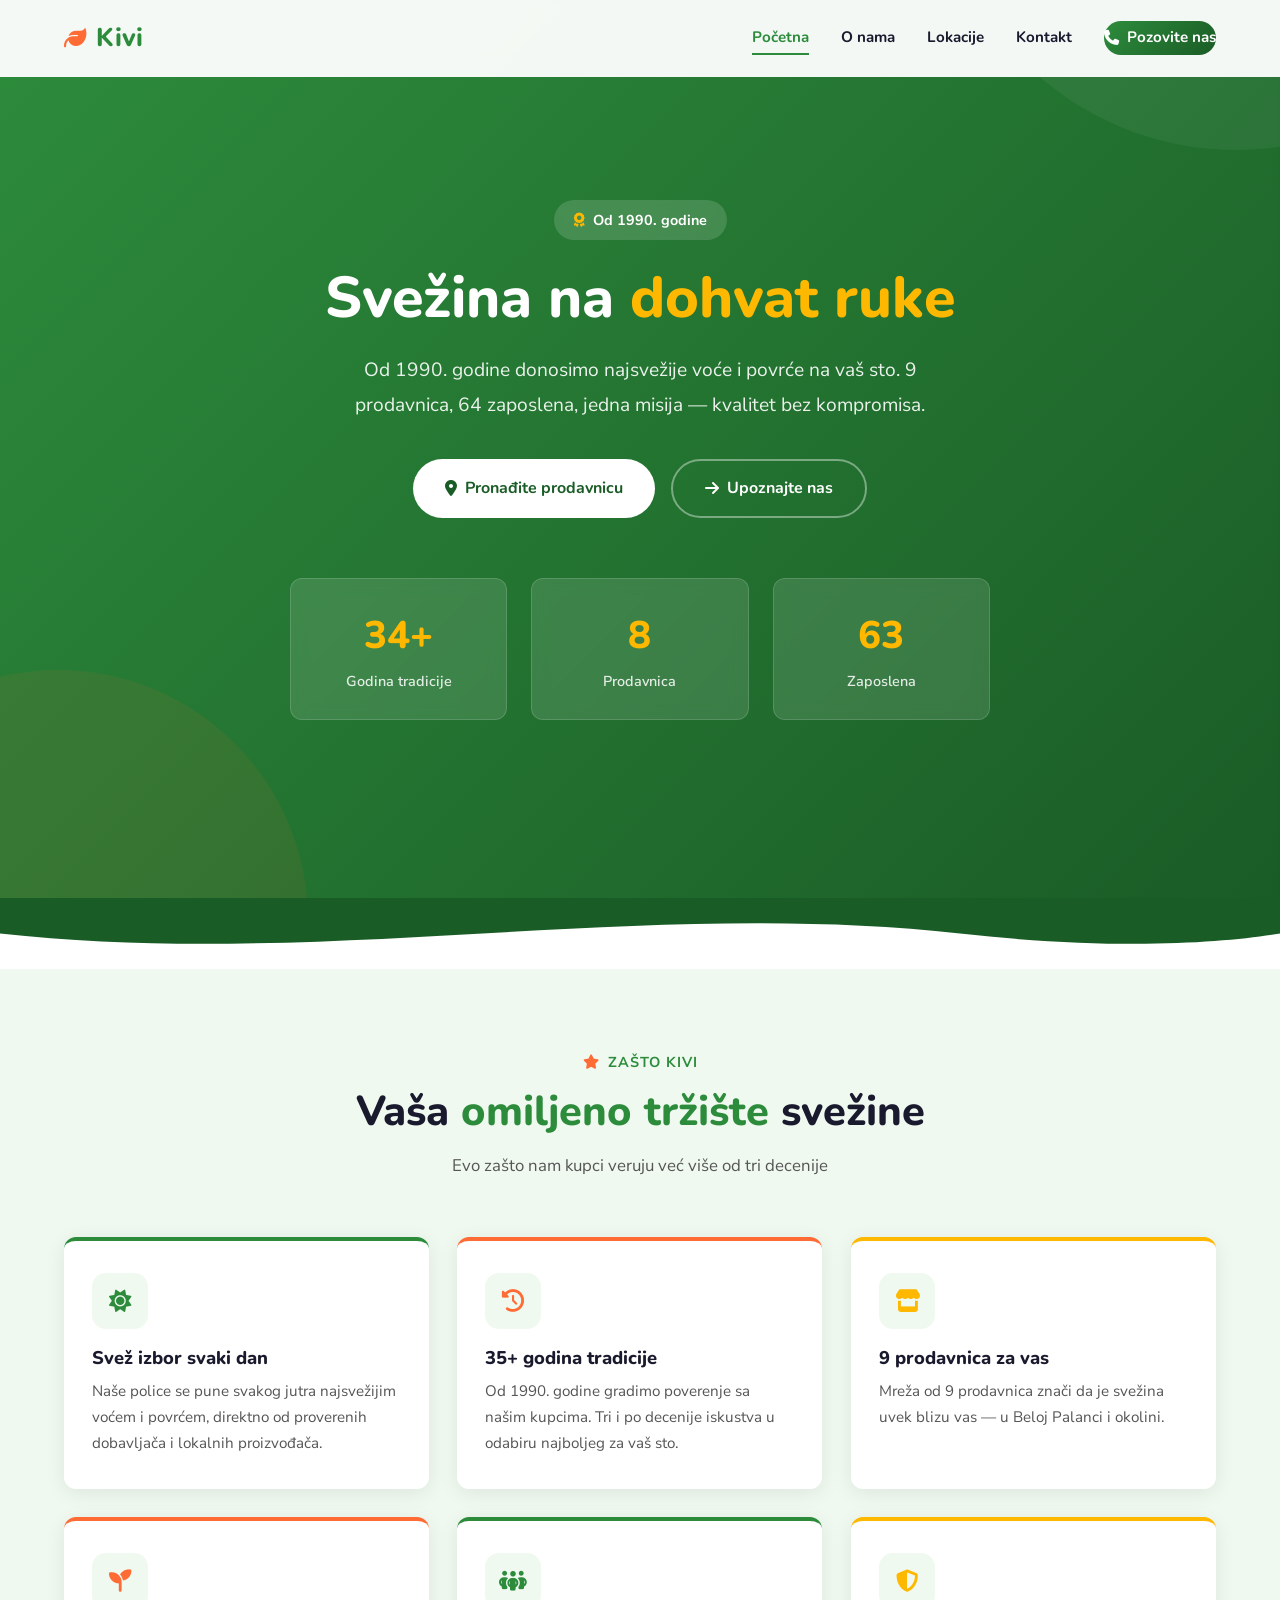
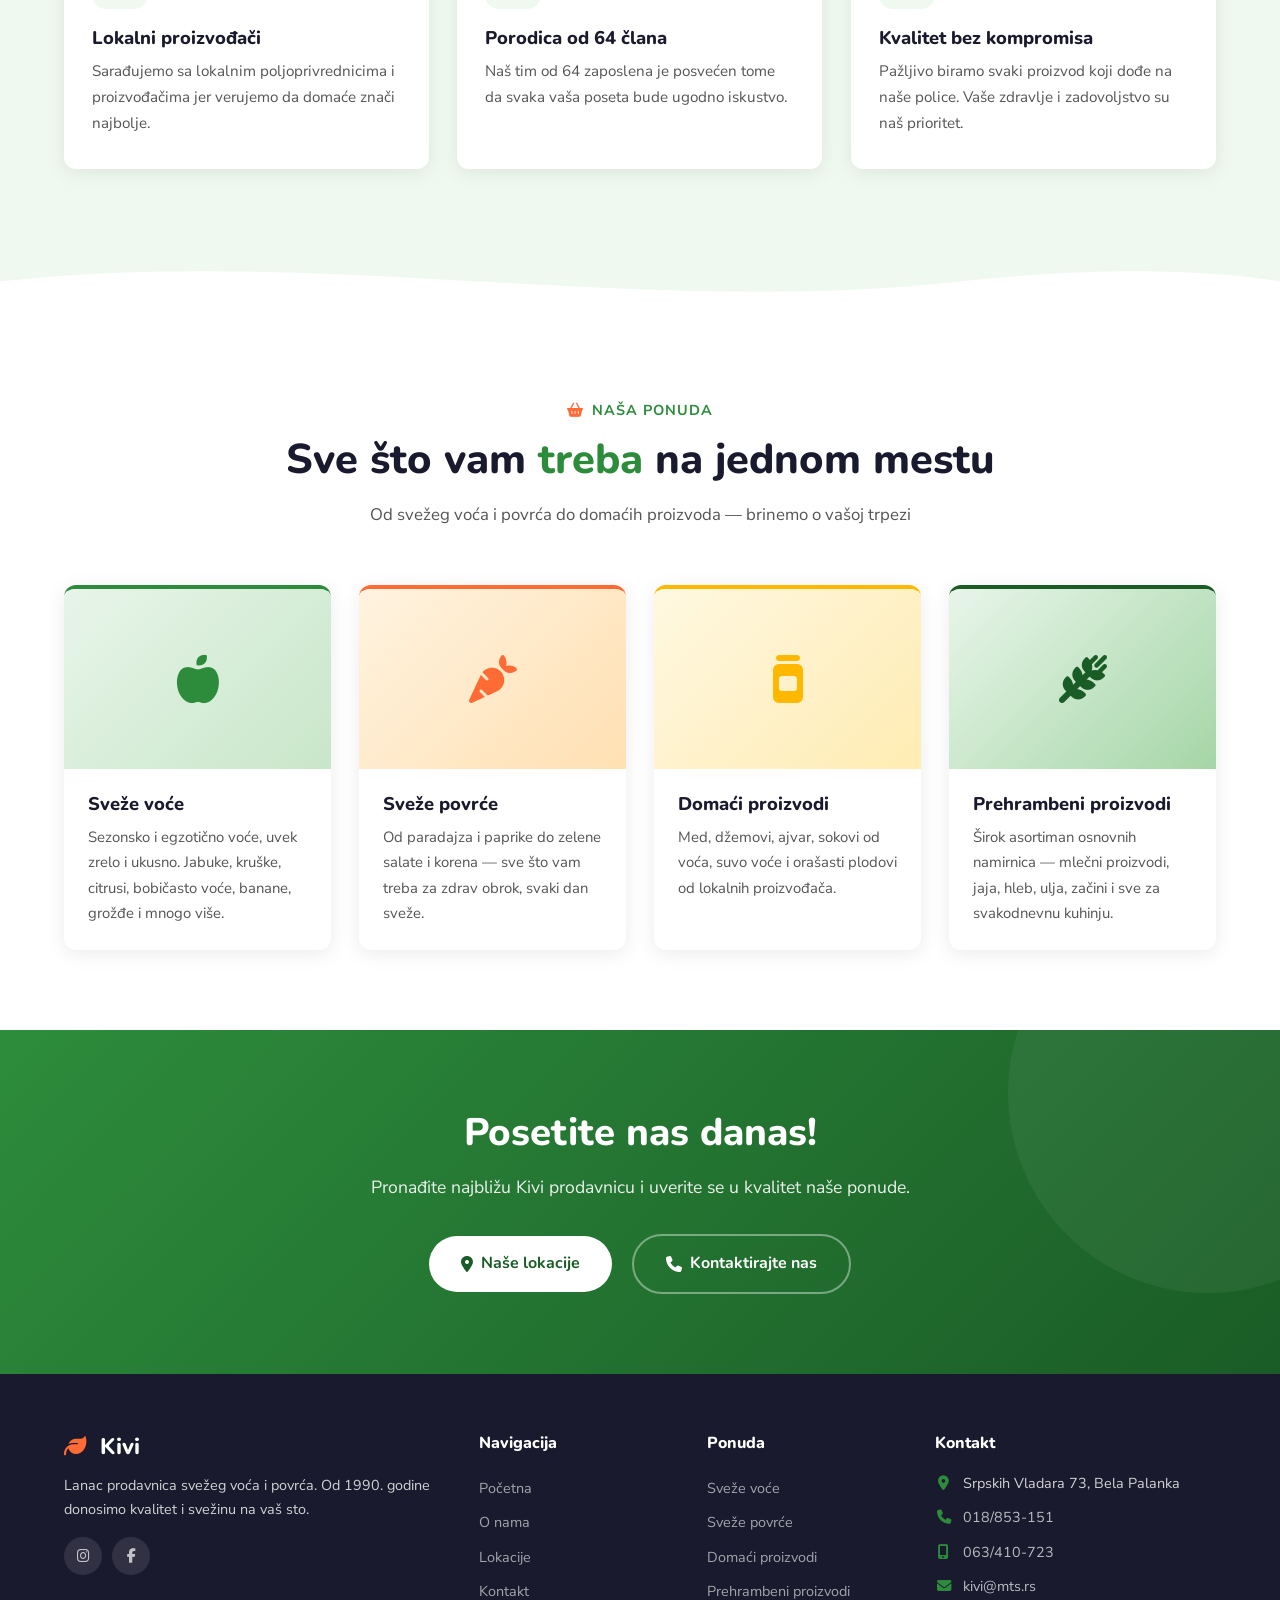
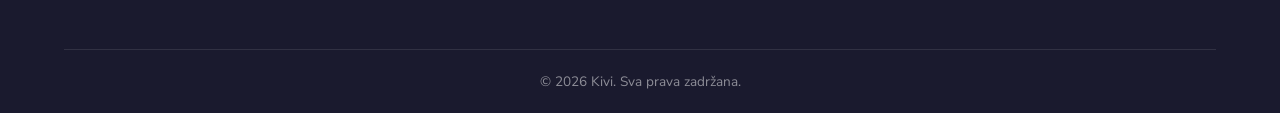
<file: index.html>
<!DOCTYPE html>
<html lang="sr">
<head>
  <meta charset="UTF-8">
  <meta name="viewport" content="width=device-width, initial-scale=1.0">
  <title>Početna - Kivi | Sveže voće i povrće</title>
  <meta name="description" content="Kivi - lanac prodavnica svežeg voća i povrća. Od 1990. godine, 9 lokacija, 64 zaposlena. Kvalitetna hrana za vaš sto.">
  <meta name="keywords" content="Kivi, voće, povrće, Bela Palanka, sveže voće, market, piljara">

  <!-- OG Tags -->
  <meta property="og:title" content="Kivi - Sveže voće i povrće od 1990.">
  <meta property="og:description" content="Lanac od 9 prodavnica svežeg voća i povrća. 35+ godina tradicije, 64 zaposlena. Kvalitet bez kompromisa.">
  <meta property="og:type" content="website">
  <meta property="og:url" content="https://kivi.rs/">
  <meta property="og:image" content="https://raw.githubusercontent.com/djordje-stankovic/kivi/main/images/og-image.jpg">
  <meta property="og:image:width" content="1200">
  <meta property="og:image:height" content="630">
  <meta property="og:site_name" content="Kivi">
  <meta property="og:locale" content="sr_RS">

  <!-- Twitter Card -->
  <meta name="twitter:card" content="summary_large_image">
  <meta name="twitter:title" content="Kivi - Sveže voće i povrće od 1990.">
  <meta name="twitter:description" content="Lanac od 9 prodavnica svežeg voća i povrća. 35+ godina tradicije, 64 zaposlena. Kvalitet bez kompromisa.">
  <meta name="twitter:image" content="https://raw.githubusercontent.com/djordje-stankovic/kivi/main/images/og-image.jpg">

  <link rel="canonical" href="https://kivi.rs/">

  <!-- Google Fonts: T5 - Nunito + Nunito Sans -->
  <link rel="preconnect" href="https://fonts.googleapis.com">
  <link rel="preconnect" href="https://fonts.gstatic.com" crossorigin>
  <link href="https://fonts.googleapis.com/css2?family=Nunito:wght@400;600;700;800&family=Nunito+Sans:wght@300;400;600;700&display=swap" rel="stylesheet">

  <!-- Font Awesome 6 -->
  <link rel="stylesheet" href="https://cdnjs.cloudflare.com/ajax/libs/font-awesome/6.5.1/css/all.min.css">

  <link rel="stylesheet" href="style.css">

  <!-- Schema.org -->
  <script type="application/ld+json">
  {
    "@context": "https://schema.org",
    "@type": "GroceryStore",
    "name": "Kivi",
    "description": "Lanac prodavnica svežeg voća i povrća. Od 1990. godine u Beloj Palanci.",
    "url": "https://kivi.rs",
    "telephone": "+381018853151",
    "email": "kivi@mts.rs",
    "address": {
      "@type": "PostalAddress",
      "streetAddress": "Srpskih Vladara 73",
      "addressLocality": "Bela Palanka",
      "postalCode": "18310",
      "addressCountry": "RS"
    },
    "foundingDate": "1990",
    "numberOfEmployees": "64",
    "sameAs": [
      "https://www.instagram.com/kivi_piljare",
      "https://www.facebook.com/kivibp"
    ]
  }
  </script>
</head>
<body>

  <!-- Preloader -->
  <div class="preloader">
    <div class="preloader__spinner"></div>
  </div>

  <!-- Header -->
  <nav class="navbar">
    <div class="container">
      <a href="index.html" class="nav-logo">
        <i class="fa-solid fa-leaf"></i> Kivi
      </a>
      <div class="nav-links">
        <a href="index.html" class="active">Početna</a>
        <a href="onama.html">O nama</a>
        <a href="lokacije.html">Lokacije</a>
        <a href="kontakt.html">Kontakt</a>
        <a href="kontakt.html" class="nav-cta"><i class="fa-solid fa-phone"></i> Pozovite nas</a>
      </div>
      <button class="hamburger" aria-label="Meni">
        <span></span>
        <span></span>
        <span></span>
      </button>
    </div>
  </nav>

  <!-- Mobile Overlay -->
  <div class="mobile-overlay"></div>

  <!-- Mobile Nav -->
  <div class="mobile-nav">
    <a href="index.html" class="active"><i class="fa-solid fa-house"></i> Početna</a>
    <a href="onama.html"><i class="fa-solid fa-users"></i> O nama</a>
    <a href="lokacije.html"><i class="fa-solid fa-location-dot"></i> Lokacije</a>
    <a href="kontakt.html"><i class="fa-solid fa-envelope"></i> Kontakt</a>
    <a href="tel:+381018853151" class="mobile-nav__cta"><i class="fa-solid fa-phone"></i> Pozovite nas</a>
    <div class="mobile-nav__social">
      <a href="https://www.instagram.com/kivi_piljare" target="_blank" rel="noopener" aria-label="Instagram"><i class="fa-brands fa-instagram"></i></a>
      <a href="https://www.facebook.com/kivibp" target="_blank" rel="noopener" aria-label="Facebook"><i class="fa-brands fa-facebook-f"></i></a>
    </div>
  </div>

  <!-- Hero H5: Stats Cards -->
  <section class="hero">
    <div class="container">
      <div class="hero-content">
        <div class="hero-badge">
          <i class="fa-solid fa-award"></i> Od 1990. godine
        </div>
        <h1>Svežina na <span class="accent">dohvat ruke</span></h1>
        <p>Od 1990. godine donosimo najsvežije voće i povrće na vaš sto. 9 prodavnica, 64 zaposlena, jedna misija — kvalitet bez kompromisa.</p>
        <div class="hero-actions">
          <a href="lokacije.html" class="btn btn-primary"><i class="fa-solid fa-location-dot"></i> Pronađite prodavnicu</a>
          <a href="onama.html" class="btn btn-outline"><i class="fa-solid fa-arrow-right"></i> Upoznajte nas</a>
        </div>
        <div class="hero-stats">
          <div class="hero-stat">
            <span class="hero-stat__number" data-count="35" data-suffix="+">0</span>
            <span class="hero-stat__label">Godina tradicije</span>
          </div>
          <div class="hero-stat">
            <span class="hero-stat__number" data-count="9" data-suffix="">0</span>
            <span class="hero-stat__label">Prodavnica</span>
          </div>
          <div class="hero-stat">
            <span class="hero-stat__number" data-count="64" data-suffix="">0</span>
            <span class="hero-stat__label">Zaposlena</span>
          </div>
        </div>
      </div>
    </div>
  </section>

  <!-- Wave Separator -->
  <div class="wave-separator wave-separator--green">
    <svg viewBox="0 0 1440 80" preserveAspectRatio="none" xmlns="http://www.w3.org/2000/svg">
      <path d="M0,40 C360,80 720,0 1080,40 C1260,60 1380,50 1440,40 L1440,0 L0,0 Z" fill="#1A5C26"/>
    </svg>
  </div>

  <!-- Advantages Section -->
  <section class="section section--light">
    <div class="container">
      <div class="section-header fade-up">
        <div class="section-header__tag"><i class="fa-solid fa-star"></i> Zašto Kivi</div>
        <h2>Vaša <span class="accent">omiljeno tržište</span> svežine</h2>
        <p>Evo zašto nam kupci veruju već više od tri decenije</p>
      </div>
      <div class="advantages-grid">
        <div class="advantage-card tilt-card fade-up stagger-1">
          <div class="advantage-card__icon"><i class="fa-solid fa-sun"></i></div>
          <h3>Svež izbor svaki dan</h3>
          <p>Naše police se pune svakog jutra najsvežijim voćem i povrćem, direktno od proverenih dobavljača i lokalnih proizvođača.</p>
        </div>
        <div class="advantage-card tilt-card fade-up stagger-2">
          <div class="advantage-card__icon"><i class="fa-solid fa-clock-rotate-left"></i></div>
          <h3>35+ godina tradicije</h3>
          <p>Od 1990. godine gradimo poverenje sa našim kupcima. Tri i po decenije iskustva u odabiru najboljeg za vaš sto.</p>
        </div>
        <div class="advantage-card tilt-card fade-up stagger-3">
          <div class="advantage-card__icon"><i class="fa-solid fa-store"></i></div>
          <h3>9 prodavnica za vas</h3>
          <p>Mreža od 9 prodavnica znači da je svežina uvek blizu vas — u Beloj Palanci i okolini.</p>
        </div>
        <div class="advantage-card tilt-card fade-up stagger-4">
          <div class="advantage-card__icon"><i class="fa-solid fa-seedling"></i></div>
          <h3>Lokalni proizvođači</h3>
          <p>Sarađujemo sa lokalnim poljoprivrednicima i proizvođačima jer verujemo da domaće znači najbolje.</p>
        </div>
        <div class="advantage-card tilt-card fade-up stagger-5">
          <div class="advantage-card__icon"><i class="fa-solid fa-people-group"></i></div>
          <h3>Porodica od 64 člana</h3>
          <p>Naš tim od 64 zaposlena je posvećen tome da svaka vaša poseta bude ugodno iskustvo.</p>
        </div>
        <div class="advantage-card tilt-card fade-up stagger-6">
          <div class="advantage-card__icon"><i class="fa-solid fa-shield-halved"></i></div>
          <h3>Kvalitet bez kompromisa</h3>
          <p>Pažljivo biramo svaki proizvod koji dođe na naše police. Vaše zdravlje i zadovoljstvo su naš prioritet.</p>
        </div>
      </div>
    </div>
  </section>

  <!-- Wave Separator -->
  <div class="wave-separator wave-separator--light">
    <svg viewBox="0 0 1440 80" preserveAspectRatio="none" xmlns="http://www.w3.org/2000/svg">
      <path d="M0,40 C360,0 720,80 1080,40 C1260,20 1380,30 1440,40 L1440,0 L0,0 Z" fill="#F0F9F0"/>
    </svg>
  </div>

  <!-- Offer Section -->
  <section class="section section--white">
    <div class="container">
      <div class="section-header fade-up">
        <div class="section-header__tag"><i class="fa-solid fa-basket-shopping"></i> Naša ponuda</div>
        <h2>Sve što vam <span class="accent">treba</span> na jednom mestu</h2>
        <p>Od svežeg voća i povrća do domaćih proizvoda — brinemo o vašoj trpezi</p>
      </div>
      <div class="offer-grid">
        <div class="offer-card tilt-card fade-up stagger-1">
          <div class="offer-card__image">
            <i class="fa-solid fa-apple-whole"></i>
          </div>
          <div class="offer-card__body">
            <h3>Sveže voće</h3>
            <p>Sezonsko i egzotično voće, uvek zrelo i ukusno. Jabuke, kruške, citrusi, bobičasto voće, banane, grožđe i mnogo više.</p>
          </div>
        </div>
        <div class="offer-card tilt-card fade-up stagger-2">
          <div class="offer-card__image">
            <i class="fa-solid fa-carrot"></i>
          </div>
          <div class="offer-card__body">
            <h3>Sveže povrće</h3>
            <p>Od paradajza i paprike do zelene salate i korena — sve što vam treba za zdrav obrok, svaki dan sveže.</p>
          </div>
        </div>
        <div class="offer-card tilt-card fade-up stagger-3">
          <div class="offer-card__image">
            <i class="fa-solid fa-jar"></i>
          </div>
          <div class="offer-card__body">
            <h3>Domaći proizvodi</h3>
            <p>Med, džemovi, ajvar, sokovi od voća, suvo voće i orašasti plodovi od lokalnih proizvođača.</p>
          </div>
        </div>
        <div class="offer-card tilt-card fade-up stagger-4">
          <div class="offer-card__image">
            <i class="fa-solid fa-wheat-awn"></i>
          </div>
          <div class="offer-card__body">
            <h3>Prehrambeni proizvodi</h3>
            <p>Širok asortiman osnovnih namirnica — mlečni proizvodi, jaja, hleb, ulja, začini i sve za svakodnevnu kuhinju.</p>
          </div>
        </div>
      </div>
    </div>
  </section>

  <!-- CTA Section -->
  <section class="cta-section">
    <div class="container">
      <h2 class="fade-up">Posetite nas danas!</h2>
      <p class="fade-up">Pronađite najbližu Kivi prodavnicu i uverite se u kvalitet naše ponude.</p>
      <div class="fade-up">
        <a href="lokacije.html" class="btn btn-primary"><i class="fa-solid fa-location-dot"></i> Naše lokacije</a>
        <a href="kontakt.html" class="btn btn-outline"><i class="fa-solid fa-phone"></i> Kontaktirajte nas</a>
      </div>
    </div>
  </section>

  <!-- Footer -->
  <footer class="footer">
    <div class="container">
      <div class="footer__inner">
        <div class="footer__brand">
          <h3><i class="fa-solid fa-leaf"></i> Kivi</h3>
          <p>Lanac prodavnica svežeg voća i povrća. Od 1990. godine donosimo kvalitet i svežinu na vaš sto.</p>
          <div class="footer__social">
            <a href="https://www.instagram.com/kivi_piljare" target="_blank" rel="noopener" aria-label="Instagram"><i class="fa-brands fa-instagram"></i></a>
            <a href="https://www.facebook.com/kivibp" target="_blank" rel="noopener" aria-label="Facebook"><i class="fa-brands fa-facebook-f"></i></a>
          </div>
        </div>
        <div>
          <h4>Navigacija</h4>
          <div class="footer__links">
            <a href="index.html">Početna</a>
            <a href="onama.html">O nama</a>
            <a href="lokacije.html">Lokacije</a>
            <a href="kontakt.html">Kontakt</a>
          </div>
        </div>
        <div>
          <h4>Ponuda</h4>
          <div class="footer__links">
            <a href="index.html">Sveže voće</a>
            <a href="index.html">Sveže povrće</a>
            <a href="index.html">Domaći proizvodi</a>
            <a href="index.html">Prehrambeni proizvodi</a>
          </div>
        </div>
        <div class="footer__contact">
          <h4>Kontakt</h4>
          <p><i class="fa-solid fa-location-dot"></i> Srpskih Vladara 73, Bela Palanka</p>
          <p><i class="fa-solid fa-phone"></i> <a href="tel:+381018853151">018/853-151</a></p>
          <p><i class="fa-solid fa-mobile-screen"></i> <a href="tel:+381063410723">063/410-723</a></p>
          <p><i class="fa-solid fa-envelope"></i> <a href="mailto:kivi@mts.rs">kivi@mts.rs</a></p>
        </div>
      </div>
      <div class="footer__bottom">
        <p>&copy; <span class="current-year"></span> Kivi. Sva prava zadržana.</p>
      </div>
    </div>
  </footer>

  <!-- Back to Top -->
  <button class="back-to-top" aria-label="Nazad na vrh">
    <i class="fa-solid fa-chevron-up"></i>
  </button>

  <script src="script.js"></script>
</body>
</html>
</file>
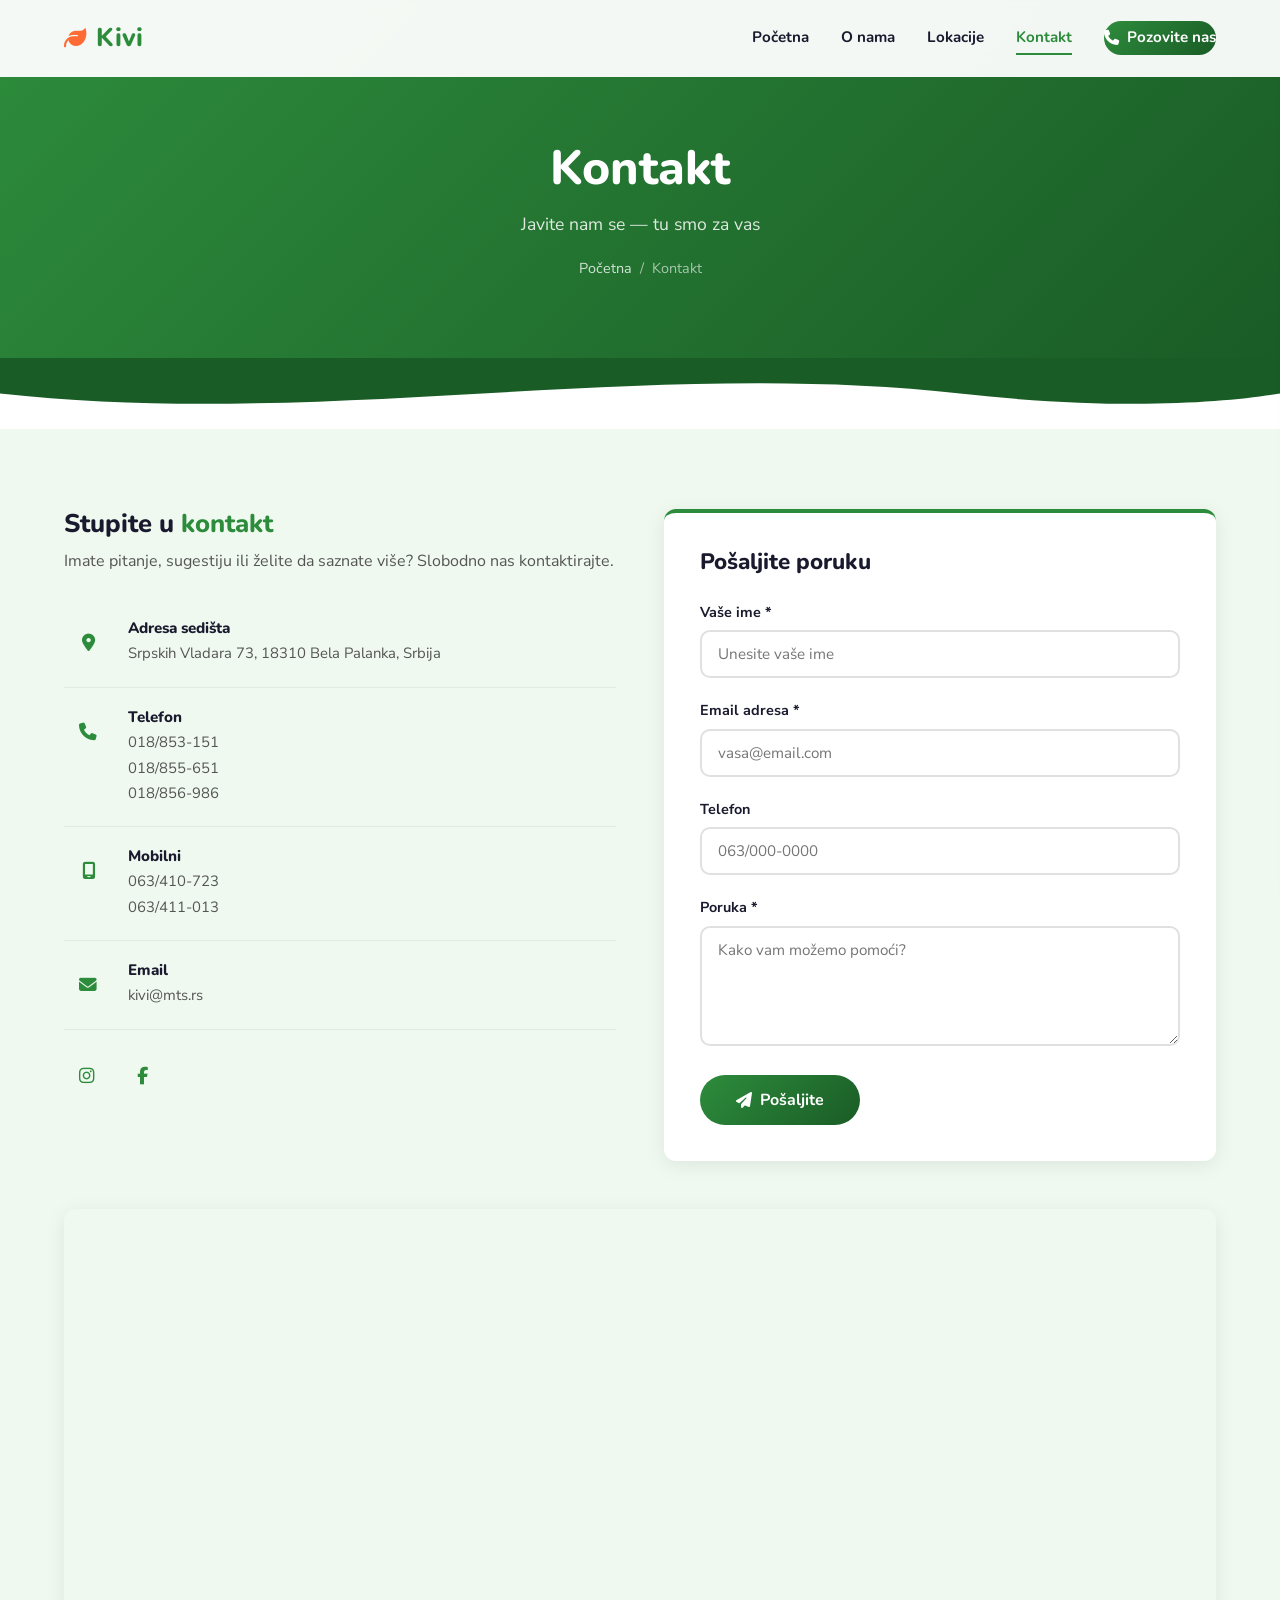
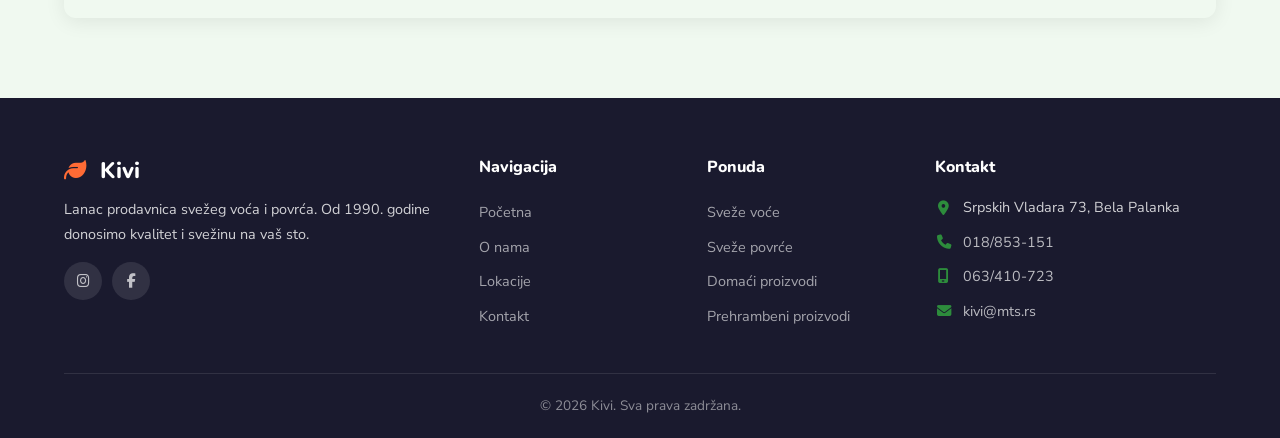
<file: kontakt.html>
<!DOCTYPE html>
<html lang="sr">
<head>
  <meta charset="UTF-8">
  <meta name="viewport" content="width=device-width, initial-scale=1.0">
  <title>Kontakt - Kivi | Sveže voće i povrće</title>
  <meta name="description" content="Kontaktirajte Kivi - lanac prodavnica svežeg voća i povrća. Telefon, email, kontakt forma. Srpskih Vladara 73, Bela Palanka.">

  <!-- OG Tags -->
  <meta property="og:title" content="Kontakt - Kivi | Javite nam se">
  <meta property="og:description" content="Kontaktirajte Kivi lanac prodavnica. Telefon: 018/853-151, Email: kivi@mts.rs. Srpskih Vladara 73, Bela Palanka.">
  <meta property="og:type" content="website">
  <meta property="og:url" content="https://kivi.rs/kontakt.html">
  <meta property="og:image" content="https://raw.githubusercontent.com/djordje-stankovic/kivi/main/images/og-image.jpg">
  <meta property="og:image:width" content="1200">
  <meta property="og:image:height" content="630">
  <meta property="og:site_name" content="Kivi">
  <meta property="og:locale" content="sr_RS">

  <!-- Twitter Card -->
  <meta name="twitter:card" content="summary_large_image">
  <meta name="twitter:title" content="Kontakt - Kivi | Javite nam se">
  <meta name="twitter:description" content="Kontaktirajte Kivi lanac prodavnica. Telefon: 018/853-151, Email: kivi@mts.rs. Srpskih Vladara 73, Bela Palanka.">
  <meta name="twitter:image" content="https://raw.githubusercontent.com/djordje-stankovic/kivi/main/images/og-image.jpg">

  <link rel="canonical" href="https://kivi.rs/kontakt.html">

  <link rel="preconnect" href="https://fonts.googleapis.com">
  <link rel="preconnect" href="https://fonts.gstatic.com" crossorigin>
  <link href="https://fonts.googleapis.com/css2?family=Nunito:wght@400;600;700;800&family=Nunito+Sans:wght@300;400;600;700&display=swap" rel="stylesheet">
  <link rel="stylesheet" href="https://cdnjs.cloudflare.com/ajax/libs/font-awesome/6.5.1/css/all.min.css">
  <link rel="stylesheet" href="style.css">
</head>
<body>

  <!-- Preloader -->
  <div class="preloader">
    <div class="preloader__spinner"></div>
  </div>

  <!-- Header -->
  <nav class="navbar">
    <div class="container">
      <a href="index.html" class="nav-logo">
        <i class="fa-solid fa-leaf"></i> Kivi
      </a>
      <div class="nav-links">
        <a href="index.html">Početna</a>
        <a href="onama.html">O nama</a>
        <a href="lokacije.html">Lokacije</a>
        <a href="kontakt.html" class="active">Kontakt</a>
        <a href="kontakt.html" class="nav-cta"><i class="fa-solid fa-phone"></i> Pozovite nas</a>
      </div>
      <button class="hamburger" aria-label="Meni">
        <span></span>
        <span></span>
        <span></span>
      </button>
    </div>
  </nav>

  <!-- Mobile Overlay -->
  <div class="mobile-overlay"></div>

  <!-- Mobile Nav -->
  <div class="mobile-nav">
    <a href="index.html"><i class="fa-solid fa-house"></i> Početna</a>
    <a href="onama.html"><i class="fa-solid fa-users"></i> O nama</a>
    <a href="lokacije.html"><i class="fa-solid fa-location-dot"></i> Lokacije</a>
    <a href="kontakt.html" class="active"><i class="fa-solid fa-envelope"></i> Kontakt</a>
    <a href="tel:+381018853151" class="mobile-nav__cta"><i class="fa-solid fa-phone"></i> Pozovite nas</a>
    <div class="mobile-nav__social">
      <a href="https://www.instagram.com/kivi_piljare" target="_blank" rel="noopener" aria-label="Instagram"><i class="fa-brands fa-instagram"></i></a>
      <a href="https://www.facebook.com/kivibp" target="_blank" rel="noopener" aria-label="Facebook"><i class="fa-brands fa-facebook-f"></i></a>
    </div>
  </div>

  <!-- Page Hero -->
  <section class="page-hero">
    <div class="container">
      <h1>Kontakt</h1>
      <p>Javite nam se — tu smo za vas</p>
      <div class="breadcrumb">
        <a href="index.html">Početna</a>
        <span>/</span>
        <span>Kontakt</span>
      </div>
    </div>
  </section>

  <!-- Wave -->
  <div class="wave-separator wave-separator--green">
    <svg viewBox="0 0 1440 80" preserveAspectRatio="none" xmlns="http://www.w3.org/2000/svg">
      <path d="M0,40 C360,80 720,0 1080,40 C1260,60 1380,50 1440,40 L1440,0 L0,0 Z" fill="#1A5C26"/>
    </svg>
  </div>

  <!-- Contact Section -->
  <section class="section section--light">
    <div class="container">
      <div class="contact-grid">
        <!-- Contact Info -->
        <div class="fade-up">
          <h2 style="font-size:1.6rem; margin-bottom:8px;">Stupite u <span style="color:var(--primary)">kontakt</span></h2>
          <p style="color:var(--text-light); margin-bottom:24px;">Imate pitanje, sugestiju ili želite da saznate više? Slobodno nas kontaktirajte.</p>

          <div class="contact-info-card">
            <div class="contact-info-card__icon"><i class="fa-solid fa-location-dot"></i></div>
            <div>
              <h4>Adresa sedišta</h4>
              <p>Srpskih Vladara 73, 18310 Bela Palanka, Srbija</p>
            </div>
          </div>

          <div class="contact-info-card">
            <div class="contact-info-card__icon"><i class="fa-solid fa-phone"></i></div>
            <div>
              <h4>Telefon</h4>
              <p><a href="tel:+381018853151">018/853-151</a></p>
              <p><a href="tel:+381018855651">018/855-651</a></p>
              <p><a href="tel:+381018856986">018/856-986</a></p>
            </div>
          </div>

          <div class="contact-info-card">
            <div class="contact-info-card__icon"><i class="fa-solid fa-mobile-screen"></i></div>
            <div>
              <h4>Mobilni</h4>
              <p><a href="tel:+381063410723">063/410-723</a></p>
              <p><a href="tel:+381063411013">063/411-013</a></p>
            </div>
          </div>

          <div class="contact-info-card">
            <div class="contact-info-card__icon"><i class="fa-solid fa-envelope"></i></div>
            <div>
              <h4>Email</h4>
              <p><a href="mailto:kivi@mts.rs">kivi@mts.rs</a></p>
            </div>
          </div>

          <div class="contact-social">
            <a href="https://www.instagram.com/kivi_piljare" target="_blank" rel="noopener" aria-label="Instagram"><i class="fa-brands fa-instagram"></i></a>
            <a href="https://www.facebook.com/kivibp" target="_blank" rel="noopener" aria-label="Facebook"><i class="fa-brands fa-facebook-f"></i></a>
          </div>
        </div>

        <!-- Contact Form -->
        <div class="fade-up">
          <form class="contact-form" id="contactForm" novalidate>
            <h3>Pošaljite poruku</h3>
            <div class="form-group">
              <label for="name">Vaše ime *</label>
              <input type="text" id="name" name="name" placeholder="Unesite vaše ime" required>
              <span class="error-msg">Molimo unesite vaše ime (minimum 2 karaktera)</span>
            </div>
            <div class="form-group">
              <label for="email">Email adresa *</label>
              <input type="email" id="email" name="email" placeholder="vasa@email.com" required>
              <span class="error-msg">Molimo unesite validnu email adresu</span>
            </div>
            <div class="form-group">
              <label for="phone">Telefon</label>
              <input type="tel" id="phone" name="phone" placeholder="063/000-0000">
            </div>
            <div class="form-group">
              <label for="message">Poruka *</label>
              <textarea id="message" name="message" placeholder="Kako vam možemo pomoći?" required></textarea>
              <span class="error-msg">Molimo unesite poruku (minimum 10 karaktera)</span>
            </div>
            <button type="submit" class="form-submit"><i class="fa-solid fa-paper-plane"></i> Pošaljite</button>
            <div class="form-success">
              <i class="fa-solid fa-circle-check"></i> Hvala vam! Vaša poruka je uspešno poslata. Javićemo vam se uskoro.
            </div>
          </form>
        </div>
      </div>

      <!-- Map -->
      <div class="map-container fade-up">
        <iframe src="https://maps.google.com/maps?q=Kivi+Srpskih+Vladara+73+Bela+Palanka&output=embed" allowfullscreen loading="lazy" title="Kivi lokacija - Google Maps"></iframe>
      </div>
    </div>
  </section>

  <!-- Footer -->
  <footer class="footer">
    <div class="container">
      <div class="footer__inner">
        <div class="footer__brand">
          <h3><i class="fa-solid fa-leaf"></i> Kivi</h3>
          <p>Lanac prodavnica svežeg voća i povrća. Od 1990. godine donosimo kvalitet i svežinu na vaš sto.</p>
          <div class="footer__social">
            <a href="https://www.instagram.com/kivi_piljare" target="_blank" rel="noopener" aria-label="Instagram"><i class="fa-brands fa-instagram"></i></a>
            <a href="https://www.facebook.com/kivibp" target="_blank" rel="noopener" aria-label="Facebook"><i class="fa-brands fa-facebook-f"></i></a>
          </div>
        </div>
        <div>
          <h4>Navigacija</h4>
          <div class="footer__links">
            <a href="index.html">Početna</a>
            <a href="onama.html">O nama</a>
            <a href="lokacije.html">Lokacije</a>
            <a href="kontakt.html">Kontakt</a>
          </div>
        </div>
        <div>
          <h4>Ponuda</h4>
          <div class="footer__links">
            <a href="index.html">Sveže voće</a>
            <a href="index.html">Sveže povrće</a>
            <a href="index.html">Domaći proizvodi</a>
            <a href="index.html">Prehrambeni proizvodi</a>
          </div>
        </div>
        <div class="footer__contact">
          <h4>Kontakt</h4>
          <p><i class="fa-solid fa-location-dot"></i> Srpskih Vladara 73, Bela Palanka</p>
          <p><i class="fa-solid fa-phone"></i> <a href="tel:+381018853151">018/853-151</a></p>
          <p><i class="fa-solid fa-mobile-screen"></i> <a href="tel:+381063410723">063/410-723</a></p>
          <p><i class="fa-solid fa-envelope"></i> <a href="mailto:kivi@mts.rs">kivi@mts.rs</a></p>
        </div>
      </div>
      <div class="footer__bottom">
        <p>&copy; <span class="current-year"></span> Kivi. Sva prava zadržana.</p>
      </div>
    </div>
  </footer>

  <!-- Back to Top -->
  <button class="back-to-top" aria-label="Nazad na vrh">
    <i class="fa-solid fa-chevron-up"></i>
  </button>

  <script src="script.js"></script>
</body>
</html>
</file>
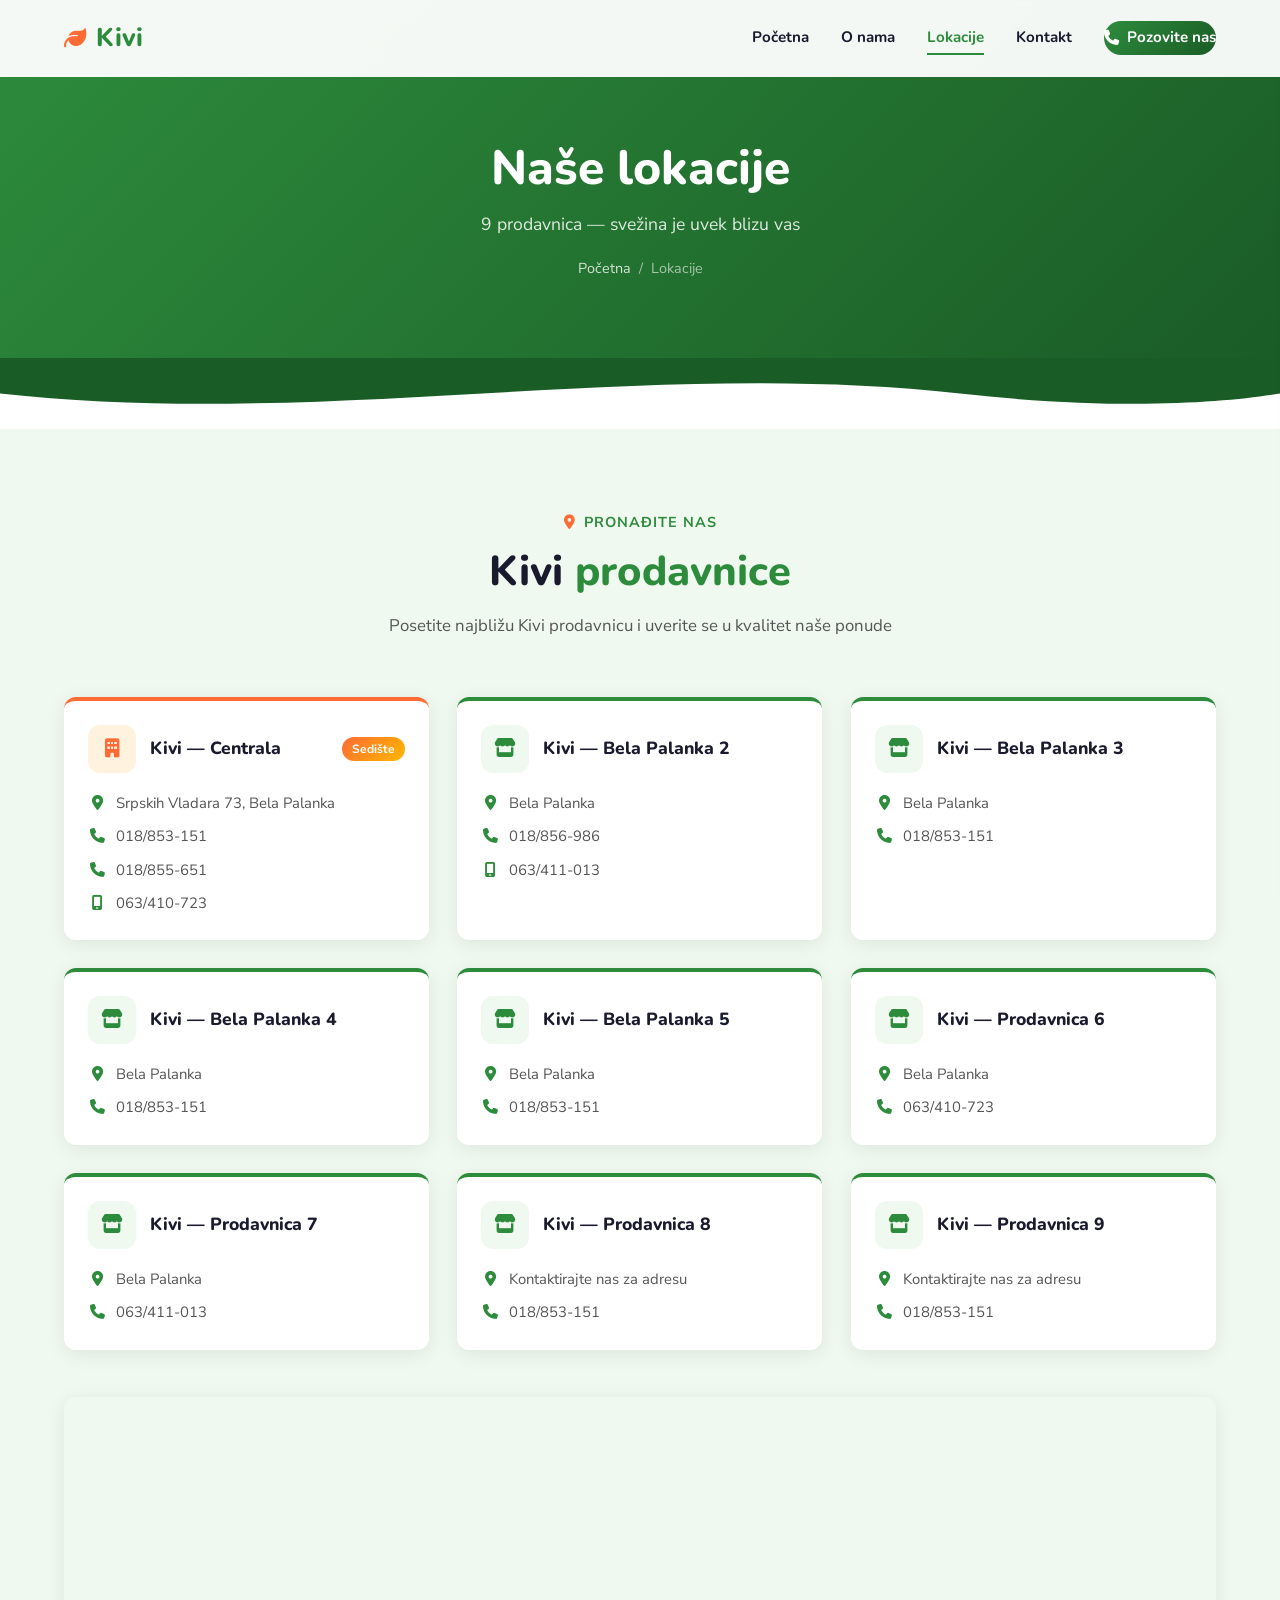
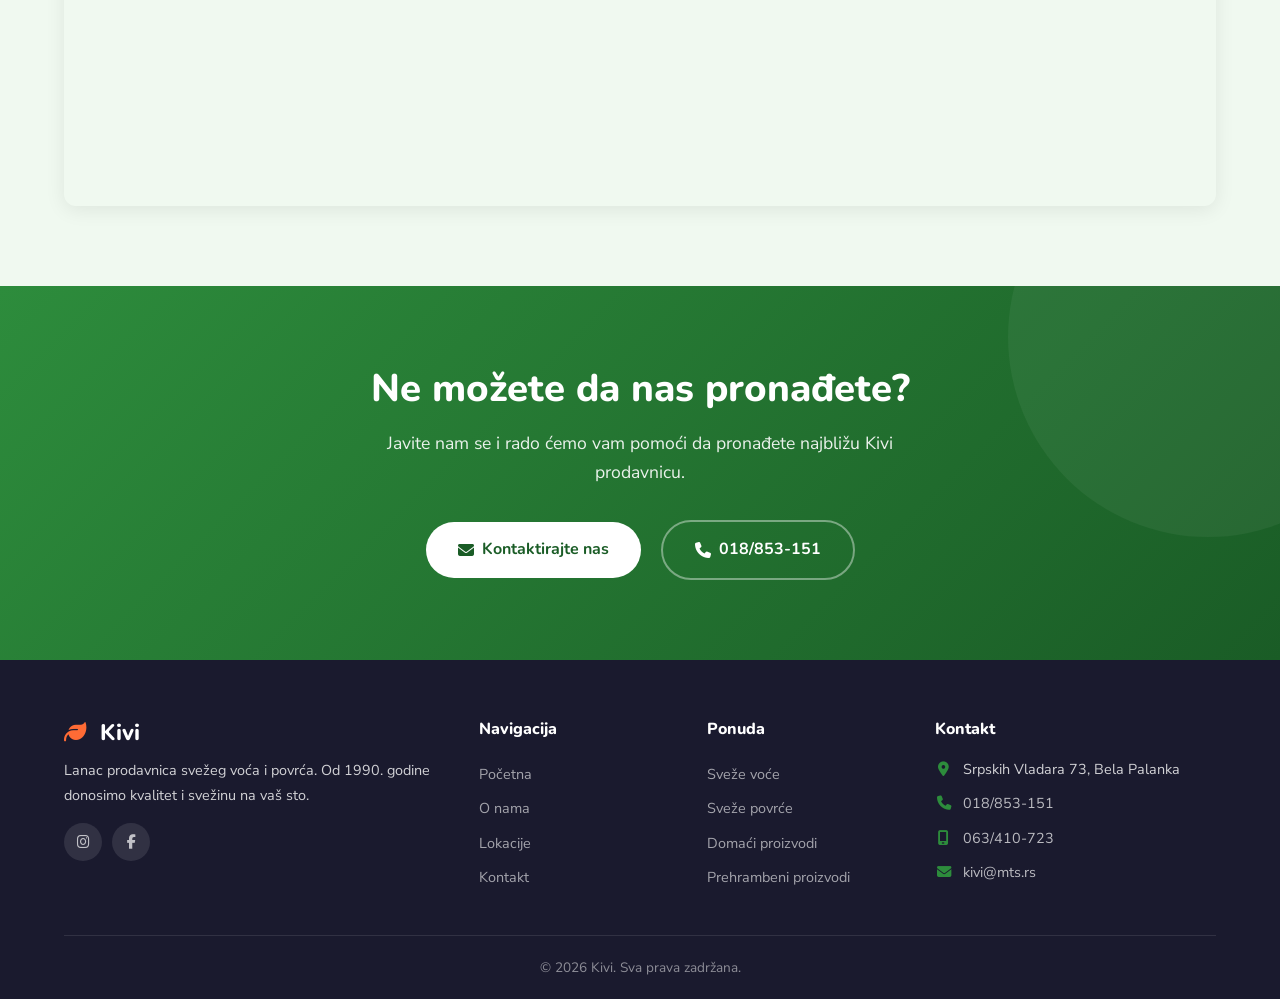
<file: lokacije.html>
<!DOCTYPE html>
<html lang="sr">
<head>
  <meta charset="UTF-8">
  <meta name="viewport" content="width=device-width, initial-scale=1.0">
  <title>Lokacije - Kivi | Sveže voće i povrće</title>
  <meta name="description" content="Pronađite najbližu Kivi prodavnicu. 9 lokacija u Beloj Palanci i okolini. Sveže voće i povrće blizu vas.">

  <!-- OG Tags -->
  <meta property="og:title" content="Lokacije - Kivi | 9 prodavnica">
  <meta property="og:description" content="Pronađite najbližu Kivi prodavnicu. 9 lokacija u Beloj Palanci i okolini.">
  <meta property="og:type" content="website">
  <meta property="og:url" content="https://kivi.rs/lokacije.html">
  <meta property="og:image" content="https://raw.githubusercontent.com/djordje-stankovic/kivi/main/images/og-image.jpg">
  <meta property="og:image:width" content="1200">
  <meta property="og:image:height" content="630">
  <meta property="og:site_name" content="Kivi">
  <meta property="og:locale" content="sr_RS">

  <!-- Twitter Card -->
  <meta name="twitter:card" content="summary_large_image">
  <meta name="twitter:title" content="Lokacije - Kivi | 9 prodavnica">
  <meta name="twitter:description" content="Pronađite najbližu Kivi prodavnicu. 9 lokacija u Beloj Palanci i okolini.">
  <meta name="twitter:image" content="https://raw.githubusercontent.com/djordje-stankovic/kivi/main/images/og-image.jpg">

  <link rel="canonical" href="https://kivi.rs/lokacije.html">

  <link rel="preconnect" href="https://fonts.googleapis.com">
  <link rel="preconnect" href="https://fonts.gstatic.com" crossorigin>
  <link href="https://fonts.googleapis.com/css2?family=Nunito:wght@400;600;700;800&family=Nunito+Sans:wght@300;400;600;700&display=swap" rel="stylesheet">
  <link rel="stylesheet" href="https://cdnjs.cloudflare.com/ajax/libs/font-awesome/6.5.1/css/all.min.css">
  <link rel="stylesheet" href="style.css">
</head>
<body>

  <!-- Preloader -->
  <div class="preloader">
    <div class="preloader__spinner"></div>
  </div>

  <!-- Header -->
  <nav class="navbar">
    <div class="container">
      <a href="index.html" class="nav-logo">
        <i class="fa-solid fa-leaf"></i> Kivi
      </a>
      <div class="nav-links">
        <a href="index.html">Početna</a>
        <a href="onama.html">O nama</a>
        <a href="lokacije.html" class="active">Lokacije</a>
        <a href="kontakt.html">Kontakt</a>
        <a href="kontakt.html" class="nav-cta"><i class="fa-solid fa-phone"></i> Pozovite nas</a>
      </div>
      <button class="hamburger" aria-label="Meni">
        <span></span>
        <span></span>
        <span></span>
      </button>
    </div>
  </nav>

  <!-- Mobile Overlay -->
  <div class="mobile-overlay"></div>

  <!-- Mobile Nav -->
  <div class="mobile-nav">
    <a href="index.html"><i class="fa-solid fa-house"></i> Početna</a>
    <a href="onama.html"><i class="fa-solid fa-users"></i> O nama</a>
    <a href="lokacije.html" class="active"><i class="fa-solid fa-location-dot"></i> Lokacije</a>
    <a href="kontakt.html"><i class="fa-solid fa-envelope"></i> Kontakt</a>
    <a href="tel:+381018853151" class="mobile-nav__cta"><i class="fa-solid fa-phone"></i> Pozovite nas</a>
    <div class="mobile-nav__social">
      <a href="https://www.instagram.com/kivi_piljare" target="_blank" rel="noopener" aria-label="Instagram"><i class="fa-brands fa-instagram"></i></a>
      <a href="https://www.facebook.com/kivibp" target="_blank" rel="noopener" aria-label="Facebook"><i class="fa-brands fa-facebook-f"></i></a>
    </div>
  </div>

  <!-- Page Hero -->
  <section class="page-hero">
    <div class="container">
      <h1>Naše lokacije</h1>
      <p>9 prodavnica — svežina je uvek blizu vas</p>
      <div class="breadcrumb">
        <a href="index.html">Početna</a>
        <span>/</span>
        <span>Lokacije</span>
      </div>
    </div>
  </section>

  <!-- Wave -->
  <div class="wave-separator wave-separator--green">
    <svg viewBox="0 0 1440 80" preserveAspectRatio="none" xmlns="http://www.w3.org/2000/svg">
      <path d="M0,40 C360,80 720,0 1080,40 C1260,60 1380,50 1440,40 L1440,0 L0,0 Z" fill="#1A5C26"/>
    </svg>
  </div>

  <!-- Locations -->
  <section class="section section--light">
    <div class="container">
      <div class="section-header fade-up">
        <div class="section-header__tag"><i class="fa-solid fa-location-dot"></i> Pronađite nas</div>
        <h2>Kivi <span class="accent">prodavnice</span></h2>
        <p>Posetite najbližu Kivi prodavnicu i uverite se u kvalitet naše ponude</p>
      </div>

      <div class="locations-grid">
        <!-- Centrala -->
        <div class="location-card featured tilt-card fade-up stagger-1">
          <div class="location-card__header">
            <div class="location-card__icon"><i class="fa-solid fa-building"></i></div>
            <h3>Kivi — Centrala</h3>
            <span class="location-card__badge">Sedište</span>
          </div>
          <div class="location-card__body">
            <p><i class="fa-solid fa-location-dot"></i> Srpskih Vladara 73, Bela Palanka</p>
            <p><i class="fa-solid fa-phone"></i> <a href="tel:+381018853151">018/853-151</a></p>
            <p><i class="fa-solid fa-phone"></i> <a href="tel:+381018855651">018/855-651</a></p>
            <p><i class="fa-solid fa-mobile-screen"></i> <a href="tel:+381063410723">063/410-723</a></p>
          </div>
        </div>

        <!-- Bela Palanka 2 -->
        <div class="location-card tilt-card fade-up stagger-2">
          <div class="location-card__header">
            <div class="location-card__icon"><i class="fa-solid fa-store"></i></div>
            <h3>Kivi — Bela Palanka 2</h3>
          </div>
          <div class="location-card__body">
            <p><i class="fa-solid fa-location-dot"></i> Bela Palanka</p>
            <p><i class="fa-solid fa-phone"></i> <a href="tel:+381018856986">018/856-986</a></p>
            <p><i class="fa-solid fa-mobile-screen"></i> <a href="tel:+381063411013">063/411-013</a></p>
          </div>
        </div>

        <!-- Bela Palanka 3 -->
        <div class="location-card tilt-card fade-up stagger-3">
          <div class="location-card__header">
            <div class="location-card__icon"><i class="fa-solid fa-store"></i></div>
            <h3>Kivi — Bela Palanka 3</h3>
          </div>
          <div class="location-card__body">
            <p><i class="fa-solid fa-location-dot"></i> Bela Palanka</p>
            <p><i class="fa-solid fa-phone"></i> <a href="tel:+381018853151">018/853-151</a></p>
          </div>
        </div>

        <!-- Bela Palanka 4 -->
        <div class="location-card tilt-card fade-up stagger-4">
          <div class="location-card__header">
            <div class="location-card__icon"><i class="fa-solid fa-store"></i></div>
            <h3>Kivi — Bela Palanka 4</h3>
          </div>
          <div class="location-card__body">
            <p><i class="fa-solid fa-location-dot"></i> Bela Palanka</p>
            <p><i class="fa-solid fa-phone"></i> <a href="tel:+381018853151">018/853-151</a></p>
          </div>
        </div>

        <!-- Bela Palanka 5 -->
        <div class="location-card tilt-card fade-up stagger-5">
          <div class="location-card__header">
            <div class="location-card__icon"><i class="fa-solid fa-store"></i></div>
            <h3>Kivi — Bela Palanka 5</h3>
          </div>
          <div class="location-card__body">
            <p><i class="fa-solid fa-location-dot"></i> Bela Palanka</p>
            <p><i class="fa-solid fa-phone"></i> <a href="tel:+381018853151">018/853-151</a></p>
          </div>
        </div>

        <!-- Prodavnica 6 -->
        <div class="location-card tilt-card fade-up stagger-1">
          <div class="location-card__header">
            <div class="location-card__icon"><i class="fa-solid fa-store"></i></div>
            <h3>Kivi — Prodavnica 6</h3>
          </div>
          <div class="location-card__body">
            <p><i class="fa-solid fa-location-dot"></i> Bela Palanka</p>
            <p><i class="fa-solid fa-phone"></i> <a href="tel:+381063410723">063/410-723</a></p>
          </div>
        </div>

        <!-- Prodavnica 7 -->
        <div class="location-card tilt-card fade-up stagger-2">
          <div class="location-card__header">
            <div class="location-card__icon"><i class="fa-solid fa-store"></i></div>
            <h3>Kivi — Prodavnica 7</h3>
          </div>
          <div class="location-card__body">
            <p><i class="fa-solid fa-location-dot"></i> Bela Palanka</p>
            <p><i class="fa-solid fa-phone"></i> <a href="tel:+381063411013">063/411-013</a></p>
          </div>
        </div>

        <!-- Location 8 -->
        <div class="location-card tilt-card fade-up stagger-3">
          <div class="location-card__header">
            <div class="location-card__icon"><i class="fa-solid fa-store"></i></div>
            <h3>Kivi — Prodavnica 8</h3>
          </div>
          <div class="location-card__body">
            <p><i class="fa-solid fa-location-dot"></i> Kontaktirajte nas za adresu</p>
            <p><i class="fa-solid fa-phone"></i> <a href="tel:+381018853151">018/853-151</a></p>
          </div>
        </div>

        <!-- Location 9 -->
        <div class="location-card tilt-card fade-up stagger-4">
          <div class="location-card__header">
            <div class="location-card__icon"><i class="fa-solid fa-store"></i></div>
            <h3>Kivi — Prodavnica 9</h3>
          </div>
          <div class="location-card__body">
            <p><i class="fa-solid fa-location-dot"></i> Kontaktirajte nas za adresu</p>
            <p><i class="fa-solid fa-phone"></i> <a href="tel:+381018853151">018/853-151</a></p>
          </div>
        </div>
      </div>

      <!-- Map -->
      <div class="map-container fade-up">
        <iframe src="https://maps.google.com/maps?q=Kivi+Srpskih+Vladara+73+Bela+Palanka&output=embed" allowfullscreen loading="lazy" title="Kivi lokacija - Google Maps"></iframe>
      </div>
    </div>
  </section>

  <!-- CTA -->
  <section class="cta-section">
    <div class="container">
      <h2 class="fade-up">Ne možete da nas pronađete?</h2>
      <p class="fade-up">Javite nam se i rado ćemo vam pomoći da pronađete najbližu Kivi prodavnicu.</p>
      <div class="fade-up">
        <a href="kontakt.html" class="btn btn-primary"><i class="fa-solid fa-envelope"></i> Kontaktirajte nas</a>
        <a href="tel:+381018853151" class="btn btn-outline"><i class="fa-solid fa-phone"></i> 018/853-151</a>
      </div>
    </div>
  </section>

  <!-- Footer -->
  <footer class="footer">
    <div class="container">
      <div class="footer__inner">
        <div class="footer__brand">
          <h3><i class="fa-solid fa-leaf"></i> Kivi</h3>
          <p>Lanac prodavnica svežeg voća i povrća. Od 1990. godine donosimo kvalitet i svežinu na vaš sto.</p>
          <div class="footer__social">
            <a href="https://www.instagram.com/kivi_piljare" target="_blank" rel="noopener" aria-label="Instagram"><i class="fa-brands fa-instagram"></i></a>
            <a href="https://www.facebook.com/kivibp" target="_blank" rel="noopener" aria-label="Facebook"><i class="fa-brands fa-facebook-f"></i></a>
          </div>
        </div>
        <div>
          <h4>Navigacija</h4>
          <div class="footer__links">
            <a href="index.html">Početna</a>
            <a href="onama.html">O nama</a>
            <a href="lokacije.html">Lokacije</a>
            <a href="kontakt.html">Kontakt</a>
          </div>
        </div>
        <div>
          <h4>Ponuda</h4>
          <div class="footer__links">
            <a href="index.html">Sveže voće</a>
            <a href="index.html">Sveže povrće</a>
            <a href="index.html">Domaći proizvodi</a>
            <a href="index.html">Prehrambeni proizvodi</a>
          </div>
        </div>
        <div class="footer__contact">
          <h4>Kontakt</h4>
          <p><i class="fa-solid fa-location-dot"></i> Srpskih Vladara 73, Bela Palanka</p>
          <p><i class="fa-solid fa-phone"></i> <a href="tel:+381018853151">018/853-151</a></p>
          <p><i class="fa-solid fa-mobile-screen"></i> <a href="tel:+381063410723">063/410-723</a></p>
          <p><i class="fa-solid fa-envelope"></i> <a href="mailto:kivi@mts.rs">kivi@mts.rs</a></p>
        </div>
      </div>
      <div class="footer__bottom">
        <p>&copy; <span class="current-year"></span> Kivi. Sva prava zadržana.</p>
      </div>
    </div>
  </footer>

  <!-- Back to Top -->
  <button class="back-to-top" aria-label="Nazad na vrh">
    <i class="fa-solid fa-chevron-up"></i>
  </button>

  <script src="script.js"></script>
</body>
</html>
</file>
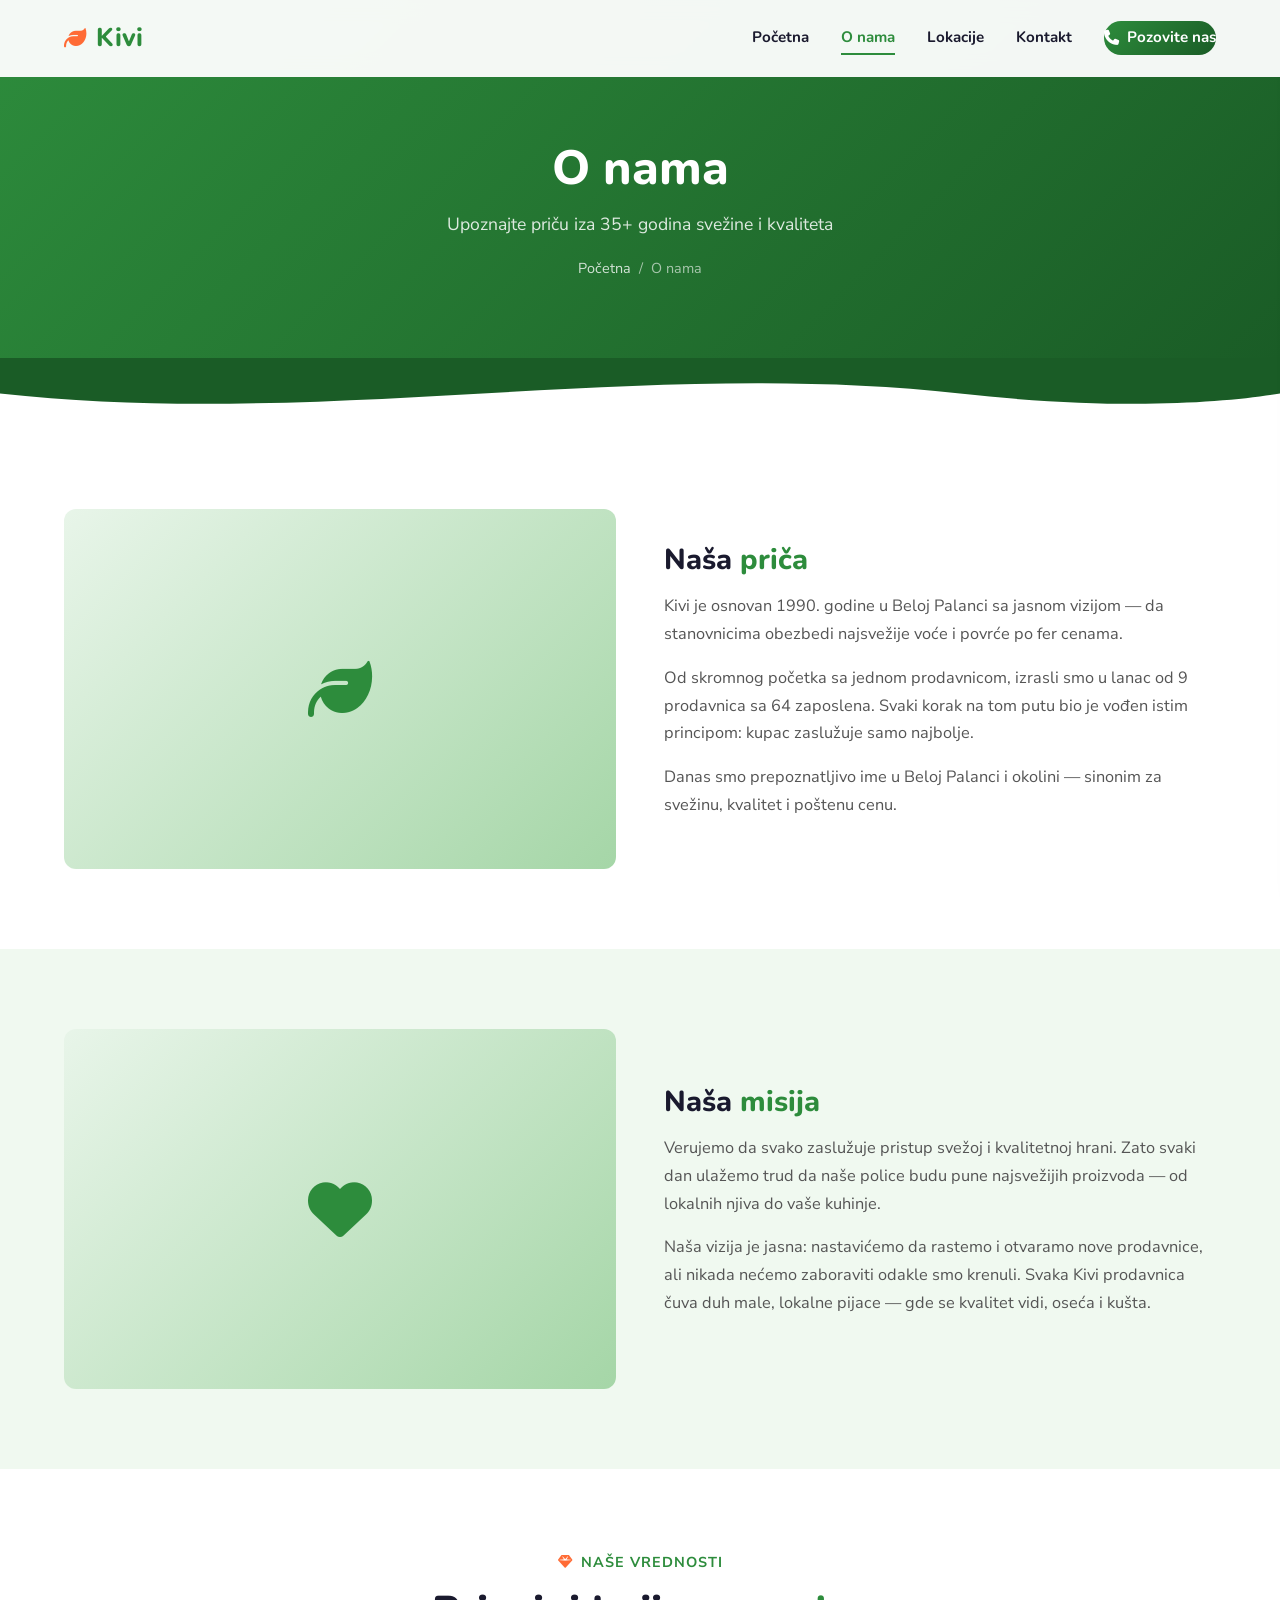
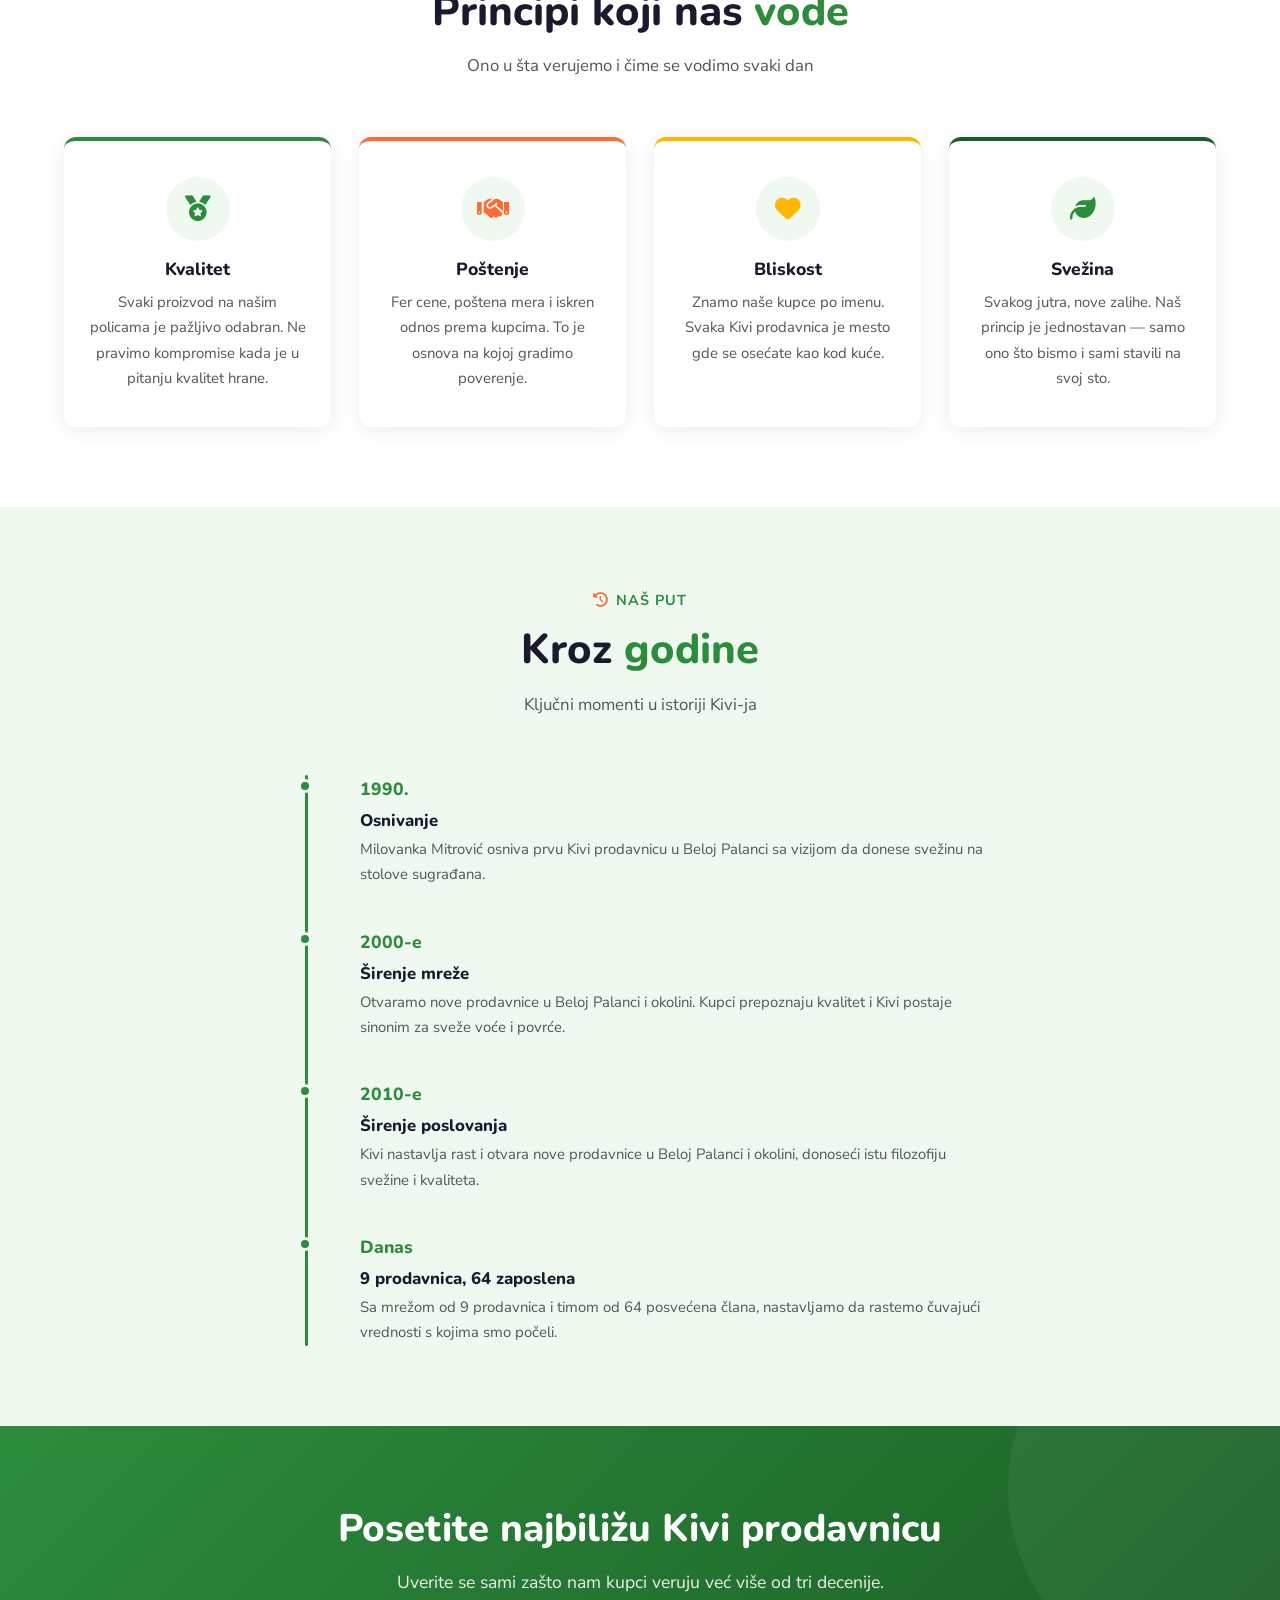
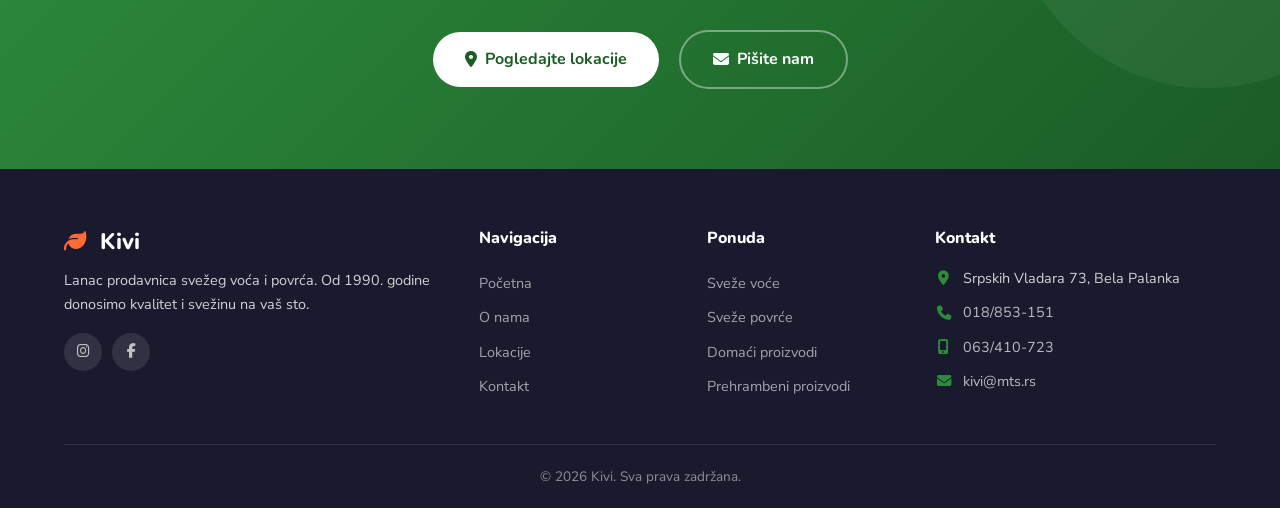
<file: onama.html>
<!DOCTYPE html>
<html lang="sr">
<head>
  <meta charset="UTF-8">
  <meta name="viewport" content="width=device-width, initial-scale=1.0">
  <title>O nama - Kivi | Sveže voće i povrće</title>
  <meta name="description" content="Upoznajte Kivi - lanac prodavnica svežeg voća i povrća sa 35+ godina tradicije. Naša priča, vrednosti i misija.">

  <!-- OG Tags -->
  <meta property="og:title" content="O nama - Kivi | 35+ godina tradicije">
  <meta property="og:description" content="Od 1990. godine, od jedne prodavnice do lanca od 9 lokacija. Upoznajte našu priču i vrednosti.">
  <meta property="og:type" content="website">
  <meta property="og:url" content="https://kivi.rs/onama.html">
  <meta property="og:image" content="https://raw.githubusercontent.com/djordje-stankovic/kivi/main/images/og-image.jpg">
  <meta property="og:image:width" content="1200">
  <meta property="og:image:height" content="630">
  <meta property="og:site_name" content="Kivi">
  <meta property="og:locale" content="sr_RS">

  <!-- Twitter Card -->
  <meta name="twitter:card" content="summary_large_image">
  <meta name="twitter:title" content="O nama - Kivi | 35+ godina tradicije">
  <meta name="twitter:description" content="Od 1990. godine, od jedne prodavnice do lanca od 9 lokacija. Upoznajte našu priču i vrednosti.">
  <meta name="twitter:image" content="https://raw.githubusercontent.com/djordje-stankovic/kivi/main/images/og-image.jpg">

  <link rel="canonical" href="https://kivi.rs/onama.html">

  <link rel="preconnect" href="https://fonts.googleapis.com">
  <link rel="preconnect" href="https://fonts.gstatic.com" crossorigin>
  <link href="https://fonts.googleapis.com/css2?family=Nunito:wght@400;600;700;800&family=Nunito+Sans:wght@300;400;600;700&display=swap" rel="stylesheet">
  <link rel="stylesheet" href="https://cdnjs.cloudflare.com/ajax/libs/font-awesome/6.5.1/css/all.min.css">
  <link rel="stylesheet" href="style.css">
</head>
<body>

  <!-- Preloader -->
  <div class="preloader">
    <div class="preloader__spinner"></div>
  </div>

  <!-- Header -->
  <nav class="navbar">
    <div class="container">
      <a href="index.html" class="nav-logo">
        <i class="fa-solid fa-leaf"></i> Kivi
      </a>
      <div class="nav-links">
        <a href="index.html">Početna</a>
        <a href="onama.html" class="active">O nama</a>
        <a href="lokacije.html">Lokacije</a>
        <a href="kontakt.html">Kontakt</a>
        <a href="kontakt.html" class="nav-cta"><i class="fa-solid fa-phone"></i> Pozovite nas</a>
      </div>
      <button class="hamburger" aria-label="Meni">
        <span></span>
        <span></span>
        <span></span>
      </button>
    </div>
  </nav>

  <!-- Mobile Overlay -->
  <div class="mobile-overlay"></div>

  <!-- Mobile Nav -->
  <div class="mobile-nav">
    <a href="index.html"><i class="fa-solid fa-house"></i> Početna</a>
    <a href="onama.html" class="active"><i class="fa-solid fa-users"></i> O nama</a>
    <a href="lokacije.html"><i class="fa-solid fa-location-dot"></i> Lokacije</a>
    <a href="kontakt.html"><i class="fa-solid fa-envelope"></i> Kontakt</a>
    <a href="tel:+381018853151" class="mobile-nav__cta"><i class="fa-solid fa-phone"></i> Pozovite nas</a>
    <div class="mobile-nav__social">
      <a href="https://www.instagram.com/kivi_piljare" target="_blank" rel="noopener" aria-label="Instagram"><i class="fa-brands fa-instagram"></i></a>
      <a href="https://www.facebook.com/kivibp" target="_blank" rel="noopener" aria-label="Facebook"><i class="fa-brands fa-facebook-f"></i></a>
    </div>
  </div>

  <!-- Page Hero -->
  <section class="page-hero">
    <div class="container">
      <h1>O nama</h1>
      <p>Upoznajte priču iza 35+ godina svežine i kvaliteta</p>
      <div class="breadcrumb">
        <a href="index.html">Početna</a>
        <span>/</span>
        <span>O nama</span>
      </div>
    </div>
  </section>

  <!-- Wave -->
  <div class="wave-separator wave-separator--green">
    <svg viewBox="0 0 1440 80" preserveAspectRatio="none" xmlns="http://www.w3.org/2000/svg">
      <path d="M0,40 C360,80 720,0 1080,40 C1260,60 1380,50 1440,40 L1440,0 L0,0 Z" fill="#1A5C26"/>
    </svg>
  </div>

  <!-- Our Story -->
  <section class="section section--white">
    <div class="container">
      <div class="story-grid">
        <div class="story-image fade-up">
          <i class="fa-solid fa-leaf"></i>
        </div>
        <div class="story-content fade-up">
          <h2>Naša <span class="accent">priča</span></h2>
          <p>Kivi je osnovan 1990. godine u Beloj Palanci sa jasnom vizijom — da stanovnicima obezbedi najsvežije voće i povrće po fer cenama.</p>
          <p>Od skromnog početka sa jednom prodavnicom, izrasli smo u lanac od 9 prodavnica sa 64 zaposlena. Svaki korak na tom putu bio je vođen istim principom: kupac zaslužuje samo najbolje.</p>
          <p>Danas smo prepoznatljivo ime u Beloj Palanci i okolini — sinonim za svežinu, kvalitet i poštenu cenu.</p>
        </div>
      </div>
    </div>
  </section>

  <!-- Mission & Vision -->
  <section class="section section--light">
    <div class="container">
      <div class="story-grid" style="direction: rtl;">
        <div class="story-content fade-up" style="direction: ltr;">
          <h2>Naša <span class="accent">misija</span></h2>
          <p>Verujemo da svako zaslužuje pristup svežoj i kvalitetnoj hrani. Zato svaki dan ulažemo trud da naše police budu pune najsvežijih proizvoda — od lokalnih njiva do vaše kuhinje.</p>
          <p>Naša vizija je jasna: nastavićemo da rastemo i otvaramo nove prodavnice, ali nikada nećemo zaboraviti odakle smo krenuli. Svaka Kivi prodavnica čuva duh male, lokalne pijace — gde se kvalitet vidi, oseća i kušta.</p>
        </div>
        <div class="story-image fade-up" style="direction: ltr;">
          <i class="fa-solid fa-heart"></i>
        </div>
      </div>
    </div>
  </section>

  <!-- Values -->
  <section class="section section--white">
    <div class="container">
      <div class="section-header fade-up">
        <div class="section-header__tag"><i class="fa-solid fa-gem"></i> Naše vrednosti</div>
        <h2>Principi koji nas <span class="accent">vode</span></h2>
        <p>Ono u šta verujemo i čime se vodimo svaki dan</p>
      </div>
      <div class="values-grid">
        <div class="value-card tilt-card fade-up stagger-1">
          <div class="value-card__icon"><i class="fa-solid fa-medal"></i></div>
          <h3>Kvalitet</h3>
          <p>Svaki proizvod na našim policama je pažljivo odabran. Ne pravimo kompromise kada je u pitanju kvalitet hrane.</p>
        </div>
        <div class="value-card tilt-card fade-up stagger-2">
          <div class="value-card__icon"><i class="fa-solid fa-handshake"></i></div>
          <h3>Poštenje</h3>
          <p>Fer cene, poštena mera i iskren odnos prema kupcima. To je osnova na kojoj gradimo poverenje.</p>
        </div>
        <div class="value-card tilt-card fade-up stagger-3">
          <div class="value-card__icon"><i class="fa-solid fa-heart"></i></div>
          <h3>Bliskost</h3>
          <p>Znamo naše kupce po imenu. Svaka Kivi prodavnica je mesto gde se osećate kao kod kuće.</p>
        </div>
        <div class="value-card tilt-card fade-up stagger-4">
          <div class="value-card__icon"><i class="fa-solid fa-leaf"></i></div>
          <h3>Svežina</h3>
          <p>Svakog jutra, nove zalihe. Naš princip je jednostavan — samo ono što bismo i sami stavili na svoj sto.</p>
        </div>
      </div>
    </div>
  </section>

  <!-- Timeline -->
  <section class="section section--light">
    <div class="container">
      <div class="section-header fade-up">
        <div class="section-header__tag"><i class="fa-solid fa-clock-rotate-left"></i> Naš put</div>
        <h2>Kroz <span class="accent">godine</span></h2>
        <p>Ključni momenti u istoriji Kivi-ja</p>
      </div>
      <div class="timeline fade-up">
        <div class="timeline-item">
          <div class="timeline-item__year">1990.</div>
          <h3>Osnivanje</h3>
          <p>Milovanka Mitrović osniva prvu Kivi prodavnicu u Beloj Palanci sa vizijom da donese svežinu na stolove sugrađana.</p>
        </div>
        <div class="timeline-item">
          <div class="timeline-item__year">2000-e</div>
          <h3>Širenje mreže</h3>
          <p>Otvaramo nove prodavnice u Beloj Palanci i okolini. Kupci prepoznaju kvalitet i Kivi postaje sinonim za sveže voće i povrće.</p>
        </div>
        <div class="timeline-item">
          <div class="timeline-item__year">2010-e</div>
          <h3>Širenje poslovanja</h3>
          <p>Kivi nastavlja rast i otvara nove prodavnice u Beloj Palanci i okolini, donoseći istu filozofiju svežine i kvaliteta.</p>
        </div>
        <div class="timeline-item">
          <div class="timeline-item__year">Danas</div>
          <h3>9 prodavnica, 64 zaposlena</h3>
          <p>Sa mrežom od 9 prodavnica i timom od 64 posvećena člana, nastavljamo da rastemo čuvajući vrednosti s kojima smo počeli.</p>
        </div>
      </div>
    </div>
  </section>

  <!-- CTA -->
  <section class="cta-section">
    <div class="container">
      <h2 class="fade-up">Posetite najbiližu Kivi prodavnicu</h2>
      <p class="fade-up">Uverite se sami zašto nam kupci veruju već više od tri decenije.</p>
      <div class="fade-up">
        <a href="lokacije.html" class="btn btn-primary"><i class="fa-solid fa-location-dot"></i> Pogledajte lokacije</a>
        <a href="kontakt.html" class="btn btn-outline"><i class="fa-solid fa-envelope"></i> Pišite nam</a>
      </div>
    </div>
  </section>

  <!-- Footer -->
  <footer class="footer">
    <div class="container">
      <div class="footer__inner">
        <div class="footer__brand">
          <h3><i class="fa-solid fa-leaf"></i> Kivi</h3>
          <p>Lanac prodavnica svežeg voća i povrća. Od 1990. godine donosimo kvalitet i svežinu na vaš sto.</p>
          <div class="footer__social">
            <a href="https://www.instagram.com/kivi_piljare" target="_blank" rel="noopener" aria-label="Instagram"><i class="fa-brands fa-instagram"></i></a>
            <a href="https://www.facebook.com/kivibp" target="_blank" rel="noopener" aria-label="Facebook"><i class="fa-brands fa-facebook-f"></i></a>
          </div>
        </div>
        <div>
          <h4>Navigacija</h4>
          <div class="footer__links">
            <a href="index.html">Početna</a>
            <a href="onama.html">O nama</a>
            <a href="lokacije.html">Lokacije</a>
            <a href="kontakt.html">Kontakt</a>
          </div>
        </div>
        <div>
          <h4>Ponuda</h4>
          <div class="footer__links">
            <a href="index.html">Sveže voće</a>
            <a href="index.html">Sveže povrće</a>
            <a href="index.html">Domaći proizvodi</a>
            <a href="index.html">Prehrambeni proizvodi</a>
          </div>
        </div>
        <div class="footer__contact">
          <h4>Kontakt</h4>
          <p><i class="fa-solid fa-location-dot"></i> Srpskih Vladara 73, Bela Palanka</p>
          <p><i class="fa-solid fa-phone"></i> <a href="tel:+381018853151">018/853-151</a></p>
          <p><i class="fa-solid fa-mobile-screen"></i> <a href="tel:+381063410723">063/410-723</a></p>
          <p><i class="fa-solid fa-envelope"></i> <a href="mailto:kivi@mts.rs">kivi@mts.rs</a></p>
        </div>
      </div>
      <div class="footer__bottom">
        <p>&copy; <span class="current-year"></span> Kivi. Sva prava zadržana.</p>
      </div>
    </div>
  </footer>

  <!-- Back to Top -->
  <button class="back-to-top" aria-label="Nazad na vrh">
    <i class="fa-solid fa-chevron-up"></i>
  </button>

  <script src="script.js"></script>
</body>
</html>
</file>
<file: style.css>
/* Kivi - Premium Website | Profile E: Vibrant & Dynamic */
/* T5: Nunito + Nunito Sans | K2: Border Accent | S2: SVG Wave */

/* ===== CSS Custom Properties ===== */
:root {
  --primary: #2D8C3C;
  --primary-dark: #1A5C26;
  --accent: #FF6B35;
  --accent2: #FFB800;
  --bg: #FFFFFF;
  --bg-light: #F0F9F0;
  --text: #1A1A2E;
  --text-light: #555;
  --text-muted: #777;
  --white: #FFFFFF;
  --shadow: 0 4px 20px rgba(0,0,0,0.08);
  --shadow-hover: 0 8px 32px rgba(0,0,0,0.14);
  --radius: 12px;
  --transition: 0.3s ease;
  --gradient: linear-gradient(135deg, #2D8C3C, #1A5C26);
  --gradient-accent: linear-gradient(135deg, #FF6B35, #FFB800);
}

/* ===== Reset & Base ===== */
*, *::before, *::after { box-sizing: border-box; margin: 0; padding: 0; }

html {
  scroll-behavior: smooth;
  overflow-x: hidden;
}

body {
  font-family: 'Nunito Sans', sans-serif;
  color: var(--text);
  background: var(--bg);
  line-height: 1.7;
  overflow-x: hidden;
}

h1, h2, h3, h4, h5, h6 {
  font-family: 'Nunito', sans-serif;
  font-weight: 800;
  line-height: 1.2;
}

a { text-decoration: none; color: inherit; transition: color var(--transition); }
img { max-width: 100%; height: auto; display: block; }
ul { list-style: none; }

.container {
  width: 90%;
  max-width: 1200px;
  margin: 0 auto;
}

/* ===== Preloader ===== */
.preloader {
  position: fixed;
  inset: 0;
  background: var(--white);
  display: flex;
  align-items: center;
  justify-content: center;
  z-index: 9999;
  transition: opacity 0.6s ease, visibility 0.6s ease;
  animation: preloaderForceHide 0.6s ease 1.5s forwards;
}

.preloader.loaded {
  opacity: 0;
  visibility: hidden;
  pointer-events: none;
  animation: none;
}

@keyframes preloaderForceHide {
  to { opacity: 0; visibility: hidden; pointer-events: none; }
}

.preloader__spinner {
  width: 48px;
  height: 48px;
  border: 4px solid var(--bg-light);
  border-top: 4px solid var(--primary);
  border-radius: 50%;
  animation: spin 0.8s linear infinite;
}

@keyframes spin { to { transform: rotate(360deg); } }

/* ===== Header / Navbar ===== */
.navbar {
  position: fixed;
  top: 0;
  left: 0;
  width: 100%;
  z-index: 1000;
  padding: 16px 0;
  background: rgba(255,255,255,0.95);
  backdrop-filter: blur(10px);
  transition: all var(--transition);
  border-bottom: 1px solid transparent;
}

.navbar.scrolled {
  padding: 10px 0;
  border-bottom: 1px solid rgba(0,0,0,0.08);
  box-shadow: 0 2px 20px rgba(0,0,0,0.06);
}

.navbar .container {
  display: flex;
  align-items: center;
  justify-content: space-between;
}

.nav-logo {
  display: flex;
  align-items: center;
  gap: 10px;
  font-family: 'Nunito', sans-serif;
  font-weight: 800;
  font-size: 1.6rem;
  color: var(--primary);
  z-index: 1001;
}

.nav-logo i {
  font-size: 1.4rem;
  color: var(--accent);
}

.nav-links {
  display: flex;
  align-items: center;
  gap: 32px;
}

.nav-links a {
  font-family: 'Nunito', sans-serif;
  font-weight: 700;
  font-size: 0.95rem;
  color: var(--text);
  position: relative;
  padding: 4px 0;
}

.nav-links a::after {
  content: '';
  position: absolute;
  bottom: 0;
  left: 0;
  width: 0;
  height: 2px;
  background: var(--primary);
  transition: width var(--transition);
}

.nav-links a:hover::after,
.nav-links a.active::after { width: 100%; }

.nav-links a:hover { color: var(--primary); }
.nav-links a.active { color: var(--primary); }

.nav-cta {
  display: inline-flex;
  align-items: center;
  gap: 8px;
  padding: 10px 24px;
  background: var(--gradient);
  color: var(--white) !important;
  border-radius: 50px;
  font-weight: 700;
  font-size: 0.9rem;
  transition: all var(--transition);
}

.nav-cta::after { display: none !important; }

.nav-cta:hover {
  transform: scale(1.05);
  box-shadow: 0 4px 16px rgba(45,140,60,0.4);
  color: var(--white) !important;
}

/* Hamburger */
.hamburger {
  display: none;
  flex-direction: column;
  gap: 5px;
  cursor: pointer;
  z-index: 1001;
  padding: 8px;
  background: none;
  border: none;
}

.hamburger span {
  display: block;
  width: 26px;
  height: 3px;
  background: var(--text);
  border-radius: 3px;
  transition: all var(--transition);
}

.hamburger.active span:nth-child(1) { transform: rotate(45deg) translate(5px, 6px); }
.hamburger.active span:nth-child(2) { opacity: 0; }
.hamburger.active span:nth-child(3) { transform: rotate(-45deg) translate(5px, -6px); }

/* Mobile Overlay */
.mobile-overlay {
  position: fixed;
  inset: 0;
  background: rgba(0,0,0,0.5);
  z-index: 998;
  opacity: 0;
  pointer-events: none;
  transition: opacity var(--transition);
}

.mobile-overlay.active {
  opacity: 1;
  pointer-events: auto;
}

/* Mobile Nav */
.mobile-nav {
  position: fixed;
  top: 0;
  right: -320px;
  width: 300px;
  max-width: 85vw;
  height: 100vh;
  background: var(--white);
  z-index: 999;
  padding: 80px 30px 40px;
  transition: right 0.4s cubic-bezier(0.25, 0.8, 0.25, 1);
  overflow-y: auto;
  box-shadow: -4px 0 20px rgba(0,0,0,0.1);
}

.mobile-nav.active { right: 0; }

.mobile-nav a {
  display: flex;
  align-items: center;
  gap: 14px;
  padding: 14px 0;
  font-family: 'Nunito', sans-serif;
  font-weight: 700;
  font-size: 1.05rem;
  color: var(--text);
  border-bottom: 1px solid rgba(0,0,0,0.06);
  transition: all var(--transition);
}

.mobile-nav a i { color: var(--primary); width: 24px; text-align: center; }
.mobile-nav a:hover { color: var(--primary); padding-left: 8px; }
.mobile-nav a.active { color: var(--primary); }

.mobile-nav__cta {
  display: flex;
  align-items: center;
  justify-content: center;
  gap: 8px;
  margin-top: 24px;
  padding: 14px 24px;
  background: var(--gradient);
  color: var(--white) !important;
  border-radius: 50px;
  font-weight: 700;
  border-bottom: none !important;
}

.mobile-nav__social {
  display: flex;
  gap: 16px;
  margin-top: 24px;
  padding-top: 20px;
  border-top: 1px solid rgba(0,0,0,0.08);
}

.mobile-nav__social a {
  width: 42px;
  height: 42px;
  border-radius: 50%;
  background: var(--bg-light);
  display: flex;
  align-items: center;
  justify-content: center;
  border-bottom: none;
  padding: 0;
  font-size: 1rem;
}

.mobile-nav__social a:hover { background: var(--primary); color: var(--white); }

/* ===== Hero ===== */
.hero {
  position: relative;
  min-height: 100vh;
  display: flex;
  align-items: center;
  background: var(--gradient);
  padding: 120px 0 100px;
  overflow: hidden;
}

.hero::before {
  content: '';
  position: absolute;
  top: -50%;
  right: -20%;
  width: 600px;
  height: 600px;
  border-radius: 50%;
  background: rgba(255,255,255,0.05);
}

.hero::after {
  content: '';
  position: absolute;
  bottom: -30%;
  left: -15%;
  width: 500px;
  height: 500px;
  border-radius: 50%;
  background: rgba(255,107,53,0.08);
}

.hero-content {
  position: relative;
  z-index: 2;
  text-align: center;
  margin: 0 auto;
  max-width: 800px;
}

.hero-badge {
  display: inline-flex;
  align-items: center;
  gap: 8px;
  padding: 8px 20px;
  background: rgba(255,255,255,0.15);
  border-radius: 50px;
  color: var(--white);
  font-weight: 700;
  font-size: 0.9rem;
  margin-bottom: 24px;
  backdrop-filter: blur(4px);
}

.hero-badge i { color: var(--accent2); }

.hero h1 {
  font-size: clamp(2.2rem, 5vw, 3.6rem);
  color: var(--white);
  margin-bottom: 20px;
  margin-left: auto;
  margin-right: auto;
}

.hero h1 .accent { color: var(--accent2); }

.hero p {
  font-size: clamp(1rem, 2vw, 1.2rem);
  color: rgba(255,255,255,0.9);
  max-width: 600px;
  margin: 0 auto 36px;
  line-height: 1.8;
}

.hero-actions {
  display: flex;
  gap: 16px;
  justify-content: center;
  flex-wrap: wrap;
  margin-bottom: 60px;
}

.btn {
  display: inline-flex;
  align-items: center;
  gap: 8px;
  padding: 14px 32px;
  border-radius: 50px;
  font-family: 'Nunito', sans-serif;
  font-weight: 700;
  font-size: 1rem;
  cursor: pointer;
  border: none;
  transition: all var(--transition);
}

.btn-primary {
  background: var(--white);
  color: var(--primary-dark);
}

.btn-primary:hover {
  transform: scale(1.05);
  box-shadow: 0 8px 24px rgba(0,0,0,0.2);
}

.btn-outline {
  background: transparent;
  color: var(--white);
  border: 2px solid rgba(255,255,255,0.4);
}

.btn-outline:hover {
  background: rgba(255,255,255,0.1);
  border-color: var(--white);
}

.btn-accent {
  background: var(--gradient-accent);
  color: var(--white);
}

.btn-accent:hover {
  transform: scale(1.05);
  box-shadow: 0 8px 24px rgba(255,107,53,0.4);
}

.btn-green {
  background: var(--gradient);
  color: var(--white);
}

.btn-green:hover {
  transform: scale(1.05);
  box-shadow: 0 8px 24px rgba(45,140,60,0.4);
}

/* Hero Stats H5 */
.hero-stats {
  display: grid;
  grid-template-columns: repeat(3, 1fr);
  gap: 24px;
  max-width: 700px;
  margin: 0 auto;
}

.hero-stat {
  background: rgba(255,255,255,0.12);
  backdrop-filter: blur(8px);
  border-radius: var(--radius);
  padding: 24px 16px;
  text-align: center;
  border: 1px solid rgba(255,255,255,0.15);
  transition: all var(--transition);
}

.hero-stat:hover {
  background: rgba(255,255,255,0.18);
  transform: translateY(-4px);
}

.hero-stat__number {
  font-family: 'Nunito', sans-serif;
  font-size: 2.4rem;
  font-weight: 800;
  color: var(--accent2);
  display: block;
}

.hero-stat__label {
  color: rgba(255,255,255,0.85);
  font-size: 0.9rem;
  font-weight: 600;
  margin-top: 4px;
}

/* ===== SVG Wave Separator (S2) ===== */
.wave-separator {
  position: relative;
  margin-top: -2px;
}

.wave-separator svg {
  display: block;
  width: 100%;
  height: auto;
}

.wave-separator--green svg { fill: var(--primary); }
.wave-separator--white svg { fill: var(--white); }
.wave-separator--light svg { fill: var(--bg-light); }

/* ===== Section Styles ===== */
.section {
  padding: 80px 0;
}

.section--light { background: var(--bg-light); }
.section--white { background: var(--white); }

.section-header {
  text-align: center;
  margin-bottom: 56px;
}

.section-header__tag {
  display: inline-flex;
  align-items: center;
  gap: 8px;
  color: var(--primary);
  font-weight: 700;
  font-size: 0.9rem;
  text-transform: uppercase;
  letter-spacing: 1px;
  margin-bottom: 12px;
}

.section-header__tag i { color: var(--accent); }

.section-header h2 {
  font-size: clamp(1.8rem, 3.5vw, 2.6rem);
  color: var(--text);
  margin-bottom: 16px;
}

.section-header h2 .accent { color: var(--primary); }

.section-header p {
  max-width: 600px;
  margin: 0 auto;
  color: var(--text-light);
  font-size: 1.05rem;
}

/* ===== Advantages Cards (K2 Border Accent) ===== */
.advantages-grid {
  display: grid;
  grid-template-columns: repeat(auto-fit, minmax(300px, 1fr));
  gap: 28px;
}

.advantage-card {
  background: var(--white);
  border-radius: var(--radius);
  padding: 32px 28px;
  border-top: 4px solid var(--primary);
  box-shadow: var(--shadow);
  transition: all var(--transition);
  transform-style: preserve-3d;
  will-change: transform;
}

.advantage-card:hover {
  box-shadow: var(--shadow-hover);
  transform: translateY(-4px);
}

.advantage-card:nth-child(even) { border-top-color: var(--accent); }
.advantage-card:nth-child(3n) { border-top-color: var(--accent2); }

.advantage-card__icon {
  width: 56px;
  height: 56px;
  border-radius: 14px;
  background: var(--bg-light);
  display: flex;
  align-items: center;
  justify-content: center;
  font-size: 1.4rem;
  color: var(--primary);
  margin-bottom: 18px;
}

.advantage-card:nth-child(even) .advantage-card__icon { color: var(--accent); }
.advantage-card:nth-child(3n) .advantage-card__icon { color: var(--accent2); }

.advantage-card h3 {
  font-size: 1.15rem;
  margin-bottom: 10px;
  color: var(--text);
}

.advantage-card p {
  color: var(--text-light);
  font-size: 0.95rem;
  line-height: 1.7;
}

/* ===== Offer / Products Section ===== */
.offer-grid {
  display: grid;
  grid-template-columns: repeat(auto-fit, minmax(260px, 1fr));
  gap: 28px;
}

.offer-card {
  background: var(--white);
  border-radius: var(--radius);
  overflow: hidden;
  box-shadow: var(--shadow);
  transition: all var(--transition);
  border-top: 4px solid var(--primary);
  transform-style: preserve-3d;
  will-change: transform;
}

.offer-card:hover {
  box-shadow: var(--shadow-hover);
  transform: translateY(-4px);
}

.offer-card:nth-child(2) { border-top-color: var(--accent); }
.offer-card:nth-child(3) { border-top-color: var(--accent2); }
.offer-card:nth-child(4) { border-top-color: var(--primary-dark); }

.offer-card__image {
  height: 180px;
  display: flex;
  align-items: center;
  justify-content: center;
  font-size: 3rem;
  position: relative;
}

.offer-card:nth-child(1) .offer-card__image {
  background: linear-gradient(135deg, #e8f5e9, #c8e6c9);
  color: var(--primary);
}
.offer-card:nth-child(2) .offer-card__image {
  background: linear-gradient(135deg, #fff3e0, #ffe0b2);
  color: var(--accent);
}
.offer-card:nth-child(3) .offer-card__image {
  background: linear-gradient(135deg, #fff8e1, #ffecb3);
  color: var(--accent2);
}
.offer-card:nth-child(4) .offer-card__image {
  background: linear-gradient(135deg, #e8f5e9, #a5d6a7);
  color: var(--primary-dark);
}

.offer-card__body {
  padding: 24px;
}

.offer-card__body h3 {
  font-size: 1.15rem;
  margin-bottom: 10px;
  color: var(--text);
}

.offer-card__body p {
  color: var(--text-light);
  font-size: 0.93rem;
  line-height: 1.7;
}

/* ===== CTA Section ===== */
.cta-section {
  background: var(--gradient);
  padding: 80px 0;
  text-align: center;
  position: relative;
  overflow: hidden;
}

.cta-section::before {
  content: '';
  position: absolute;
  top: -40%;
  right: -10%;
  width: 400px;
  height: 400px;
  border-radius: 50%;
  background: rgba(255,255,255,0.05);
}

.cta-section h2 {
  font-size: clamp(1.6rem, 3.5vw, 2.4rem);
  color: var(--white);
  margin-bottom: 16px;
}

.cta-section p {
  color: rgba(255,255,255,0.9);
  font-size: 1.1rem;
  max-width: 600px;
  margin: 0 auto 32px;
}

.cta-section .btn { margin: 0 8px; }

/* ===== About Page ===== */
.page-hero {
  background: var(--gradient);
  padding: 140px 0 80px;
  text-align: center;
  position: relative;
  overflow: hidden;
}

.page-hero h1 {
  font-size: clamp(2rem, 4vw, 3rem);
  color: var(--white);
  margin-bottom: 12px;
}

.page-hero p {
  color: rgba(255,255,255,0.85);
  font-size: 1.1rem;
  max-width: 500px;
  margin: 0 auto;
}

.breadcrumb {
  display: flex;
  gap: 8px;
  justify-content: center;
  margin-top: 16px;
  font-size: 0.9rem;
  color: rgba(255,255,255,0.6);
}

.breadcrumb a { color: rgba(255,255,255,0.8); }
.breadcrumb a:hover { color: var(--white); }

/* Story / About content */
.story-grid {
  display: grid;
  grid-template-columns: 1fr 1fr;
  gap: 48px;
  align-items: center;
}

.story-image {
  height: 360px;
  border-radius: var(--radius);
  background: linear-gradient(135deg, #e8f5e9, #a5d6a7);
  display: flex;
  align-items: center;
  justify-content: center;
  font-size: 4rem;
  color: var(--primary);
}

.story-content h2 {
  font-size: 1.8rem;
  margin-bottom: 16px;
}

.story-content h2 .accent { color: var(--primary); }

.story-content p {
  color: var(--text-light);
  margin-bottom: 16px;
  font-size: 1.02rem;
}

/* Values */
.values-grid {
  display: grid;
  grid-template-columns: repeat(auto-fit, minmax(240px, 1fr));
  gap: 28px;
}

.value-card {
  text-align: center;
  padding: 36px 24px;
  background: var(--white);
  border-radius: var(--radius);
  box-shadow: var(--shadow);
  border-top: 4px solid var(--primary);
  transition: all var(--transition);
  transform-style: preserve-3d;
  will-change: transform;
}

.value-card:hover {
  transform: translateY(-4px);
  box-shadow: var(--shadow-hover);
}

.value-card:nth-child(2) { border-top-color: var(--accent); }
.value-card:nth-child(3) { border-top-color: var(--accent2); }
.value-card:nth-child(4) { border-top-color: var(--primary-dark); }

.value-card__icon {
  width: 64px;
  height: 64px;
  border-radius: 50%;
  background: var(--bg-light);
  display: flex;
  align-items: center;
  justify-content: center;
  font-size: 1.6rem;
  color: var(--primary);
  margin: 0 auto 18px;
}

.value-card:nth-child(2) .value-card__icon { color: var(--accent); }
.value-card:nth-child(3) .value-card__icon { color: var(--accent2); }

.value-card h3 { font-size: 1.1rem; margin-bottom: 10px; }
.value-card p { color: var(--text-light); font-size: 0.93rem; }

/* Timeline */
.timeline {
  position: relative;
  max-width: 700px;
  margin: 0 auto;
  padding-left: 40px;
}

.timeline::before {
  content: '';
  position: absolute;
  left: 15px;
  top: 0;
  bottom: 0;
  width: 3px;
  background: var(--primary);
  border-radius: 3px;
}

.timeline-item {
  position: relative;
  padding: 0 0 40px 30px;
}

.timeline-item:last-child { padding-bottom: 0; }

.timeline-item::before {
  content: '';
  position: absolute;
  left: -32px;
  top: 4px;
  width: 14px;
  height: 14px;
  border-radius: 50%;
  background: var(--primary);
  border: 3px solid var(--bg-light);
}

.timeline-item__year {
  font-family: 'Nunito', sans-serif;
  font-weight: 800;
  font-size: 1.1rem;
  color: var(--primary);
  margin-bottom: 6px;
}

.timeline-item h3 {
  font-size: 1.05rem;
  margin-bottom: 6px;
}

.timeline-item p {
  color: var(--text-light);
  font-size: 0.93rem;
}

/* ===== Locations Page ===== */
.locations-grid {
  display: grid;
  grid-template-columns: repeat(auto-fit, minmax(340px, 1fr));
  gap: 28px;
}

.location-card {
  background: var(--white);
  border-radius: var(--radius);
  overflow: hidden;
  box-shadow: var(--shadow);
  border-top: 4px solid var(--primary);
  transition: all var(--transition);
  transform-style: preserve-3d;
  will-change: transform;
}

.location-card:hover {
  box-shadow: var(--shadow-hover);
  transform: translateY(-4px);
}

.location-card.featured { border-top-color: var(--accent); }

.location-card__header {
  padding: 24px 24px 0;
  display: flex;
  align-items: center;
  gap: 14px;
}

.location-card__icon {
  width: 48px;
  height: 48px;
  border-radius: 12px;
  background: var(--bg-light);
  display: flex;
  align-items: center;
  justify-content: center;
  font-size: 1.2rem;
  color: var(--primary);
  flex-shrink: 0;
}

.location-card.featured .location-card__icon { background: #FFF3E0; color: var(--accent); }

.location-card__header h3 { font-size: 1.1rem; }

.location-card__badge {
  display: inline-block;
  background: var(--gradient-accent);
  color: var(--white);
  padding: 2px 10px;
  border-radius: 50px;
  font-size: 0.75rem;
  font-weight: 700;
  margin-left: auto;
}

.location-card__body {
  padding: 18px 24px 24px;
}

.location-card__body p {
  display: flex;
  align-items: center;
  gap: 10px;
  color: var(--text-light);
  font-size: 0.93rem;
  margin-bottom: 8px;
}

.location-card__body p:last-child { margin-bottom: 0; }
.location-card__body p i { color: var(--primary); width: 18px; text-align: center; }

/* Map */
.map-container {
  border-radius: var(--radius);
  overflow: hidden;
  box-shadow: var(--shadow);
  margin-top: 48px;
}

.map-container iframe {
  width: 100%;
  height: 400px;
  border: none;
}

/* ===== Contact Page ===== */
.contact-grid {
  display: grid;
  grid-template-columns: 1fr 1fr;
  gap: 48px;
}

.contact-info-card {
  display: flex;
  align-items: flex-start;
  gap: 16px;
  padding: 20px 0;
  border-bottom: 1px solid rgba(0,0,0,0.06);
}

.contact-info-card:last-child { border-bottom: none; }

.contact-info-card__icon {
  width: 48px;
  height: 48px;
  border-radius: 12px;
  background: var(--bg-light);
  display: flex;
  align-items: center;
  justify-content: center;
  font-size: 1.1rem;
  color: var(--primary);
  flex-shrink: 0;
}

.contact-info-card h4 {
  font-size: 0.95rem;
  margin-bottom: 4px;
}

.contact-info-card p,
.contact-info-card a {
  color: var(--text-light);
  font-size: 0.93rem;
}

.contact-info-card a:hover { color: var(--primary); }

/* Contact form */
.contact-form {
  background: var(--white);
  border-radius: var(--radius);
  padding: 36px;
  box-shadow: var(--shadow);
  border-top: 4px solid var(--primary);
}

.contact-form h3 {
  font-size: 1.4rem;
  margin-bottom: 24px;
}

.form-group {
  margin-bottom: 20px;
}

.form-group label {
  display: block;
  font-weight: 700;
  font-size: 0.9rem;
  margin-bottom: 6px;
  color: var(--text);
}

.form-group input,
.form-group textarea,
.form-group select {
  width: 100%;
  padding: 12px 16px;
  border: 2px solid #e0e0e0;
  border-radius: 10px;
  font-family: 'Nunito Sans', sans-serif;
  font-size: 0.95rem;
  color: var(--text);
  transition: border-color var(--transition);
  background: var(--white);
}

.form-group input:focus,
.form-group textarea:focus,
.form-group select:focus {
  outline: none;
  border-color: var(--primary);
}

.form-group textarea { min-height: 120px; resize: vertical; }

.form-group .error-msg {
  display: none;
  color: #e53e3e;
  font-size: 0.82rem;
  margin-top: 4px;
}

.form-group.error input,
.form-group.error textarea { border-color: #e53e3e; }
.form-group.error .error-msg { display: block; }

.form-submit {
  padding: 14px 36px;
  background: var(--gradient);
  color: var(--white);
  border: none;
  border-radius: 50px;
  font-family: 'Nunito', sans-serif;
  font-weight: 700;
  font-size: 1rem;
  cursor: pointer;
  transition: all var(--transition);
  display: inline-flex;
  align-items: center;
  gap: 8px;
}

.form-submit:hover {
  transform: scale(1.05);
  box-shadow: 0 8px 24px rgba(45,140,60,0.4);
}

.form-success {
  display: none;
  padding: 16px;
  background: #e8f5e9;
  border-radius: 10px;
  color: var(--primary-dark);
  font-weight: 700;
  text-align: center;
  margin-top: 16px;
}

.form-success.show { display: block; }

/* Social links in contact */
.contact-social {
  display: flex;
  gap: 12px;
  margin-top: 24px;
}

.contact-social a {
  width: 44px;
  height: 44px;
  border-radius: 50%;
  background: var(--bg-light);
  display: flex;
  align-items: center;
  justify-content: center;
  font-size: 1.1rem;
  color: var(--primary);
  transition: all var(--transition);
}

.contact-social a:hover {
  background: var(--primary);
  color: var(--white);
  transform: translateY(-3px);
}

/* ===== Footer ===== */
.footer {
  background: var(--text);
  color: rgba(255,255,255,0.8);
  padding: 60px 0 0;
}

.footer__inner {
  display: grid;
  grid-template-columns: 2fr 1fr 1fr 1.5fr;
  gap: 40px;
  padding-bottom: 40px;
  border-bottom: 1px solid rgba(255,255,255,0.1);
}

.footer__brand h3 {
  font-size: 1.4rem;
  color: var(--white);
  margin-bottom: 12px;
}

.footer__brand h3 i { color: var(--accent); margin-right: 8px; }

.footer__brand p {
  font-size: 0.9rem;
  line-height: 1.7;
  margin-bottom: 16px;
}

.footer__social {
  display: flex;
  gap: 10px;
}

.footer__social a {
  width: 38px;
  height: 38px;
  border-radius: 50%;
  background: rgba(255,255,255,0.1);
  display: flex;
  align-items: center;
  justify-content: center;
  font-size: 0.9rem;
  color: rgba(255,255,255,0.7);
  transition: all var(--transition);
}

.footer__social a:hover {
  background: var(--primary);
  color: var(--white);
  transform: translateY(-3px);
}

.footer h4 {
  color: var(--white);
  font-size: 1rem;
  margin-bottom: 18px;
}

.footer__links a {
  display: block;
  padding: 5px 0;
  font-size: 0.9rem;
  color: rgba(255,255,255,0.6);
  transition: all var(--transition);
}

.footer__links a:hover { color: var(--white); padding-left: 4px; }

.footer__contact p {
  display: flex;
  align-items: center;
  gap: 10px;
  font-size: 0.9rem;
  margin-bottom: 10px;
}

.footer__contact p i { color: var(--primary); width: 18px; text-align: center; }
.footer__contact a { color: rgba(255,255,255,0.7); }
.footer__contact a:hover { color: var(--white); }

.footer__bottom {
  padding: 20px 0;
  text-align: center;
  font-size: 0.85rem;
  color: rgba(255,255,255,0.5);
}

/* ===== Back to Top ===== */
.back-to-top {
  position: fixed;
  bottom: 30px;
  right: 30px;
  width: 48px;
  height: 48px;
  border-radius: 50%;
  background: var(--gradient);
  color: var(--white);
  display: flex;
  align-items: center;
  justify-content: center;
  font-size: 1.1rem;
  cursor: pointer;
  opacity: 0;
  pointer-events: none;
  transition: all var(--transition);
  z-index: 900;
  border: none;
  box-shadow: 0 4px 16px rgba(45,140,60,0.3);
}

.back-to-top.visible {
  opacity: 1;
  pointer-events: auto;
}

.back-to-top:hover {
  transform: translateY(-4px) scale(1.1);
  box-shadow: 0 8px 24px rgba(45,140,60,0.5);
}

/* ===== Animations (AN4: Staggered) ===== */
.fade-up {
  transition: opacity 0.6s ease, transform 0.6s ease;
}

.fade-up.visible {
  opacity: 1;
  transform: translateY(0);
}

/* Stagger delays */
.stagger-1 { transition-delay: 0.1s; }
.stagger-2 { transition-delay: 0.2s; }
.stagger-3 { transition-delay: 0.3s; }
.stagger-4 { transition-delay: 0.4s; }
.stagger-5 { transition-delay: 0.5s; }
.stagger-6 { transition-delay: 0.6s; }

/* ===== Responsive ===== */
@media (max-width: 992px) {
  .nav-links { display: none; }
  .hamburger { display: flex; }

  .story-grid { grid-template-columns: 1fr; gap: 32px; }
  .contact-grid { grid-template-columns: 1fr; }

  .footer__inner {
    grid-template-columns: 1fr 1fr;
    gap: 32px;
  }
  .footer__brand { grid-column: 1 / -1; }
}

@media (max-width: 768px) {
  .hero {
    min-height: auto;
    padding: 120px 0 60px;
  }

  .hero-stats {
    grid-template-columns: repeat(3, 1fr);
    gap: 12px;
  }

  .hero-stat { padding: 16px 10px; }

  .hero-stat__number { font-size: 1.6rem; }
  .hero-stat__label { font-size: 0.78rem; }

  .section { padding: 56px 0; }
  .section-header { margin-bottom: 40px; }

  .advantages-grid { grid-template-columns: 1fr; }
  .offer-grid { grid-template-columns: 1fr 1fr; }
  .locations-grid { grid-template-columns: 1fr; }

  .footer__inner {
    grid-template-columns: 1fr 1fr;
    gap: 24px;
  }
  .footer__brand { grid-column: 1 / -1; text-align: center; }
  .footer__social { justify-content: center; }

  .navbar { padding: 10px 0; }
  .navbar.scrolled { padding: 10px 0; }
  .nav-logo { font-size: 1.3rem; }

  .page-hero { padding: 110px 0 56px; }
}

@media (max-width: 480px) {
  .hero h1 { font-size: 1.8rem; }
  .hero p { font-size: 0.95rem; }

  .hero-actions { flex-direction: column; align-items: center; }
  .hero-actions .btn { width: 100%; justify-content: center; }

  .hero-stats { grid-template-columns: repeat(3, 1fr); gap: 8px; }
  .hero-stat { padding: 14px 8px; }
  .hero-stat__number { font-size: 1.4rem; }
  .hero-stat__label { font-size: 0.72rem; }

  .offer-grid { grid-template-columns: 1fr; }

  .section-header h2 { font-size: 1.5rem; }

  .contact-form { padding: 24px 20px; }

  .footer { padding: 40px 0 0; }
  .footer__inner { gap: 20px; }

  /* Hide decorative pseudo-elements on mobile */
  .hero::before,
  .hero::after,
  .cta-section::before { display: none; }

  .back-to-top { bottom: 20px; right: 20px; width: 42px; height: 42px; }
}

/* ===== 3D Tilt Cards ===== */
.tilt-card {
  transition: transform 0.3s ease;
  transform-style: preserve-3d;
  will-change: transform;
}
</file>
